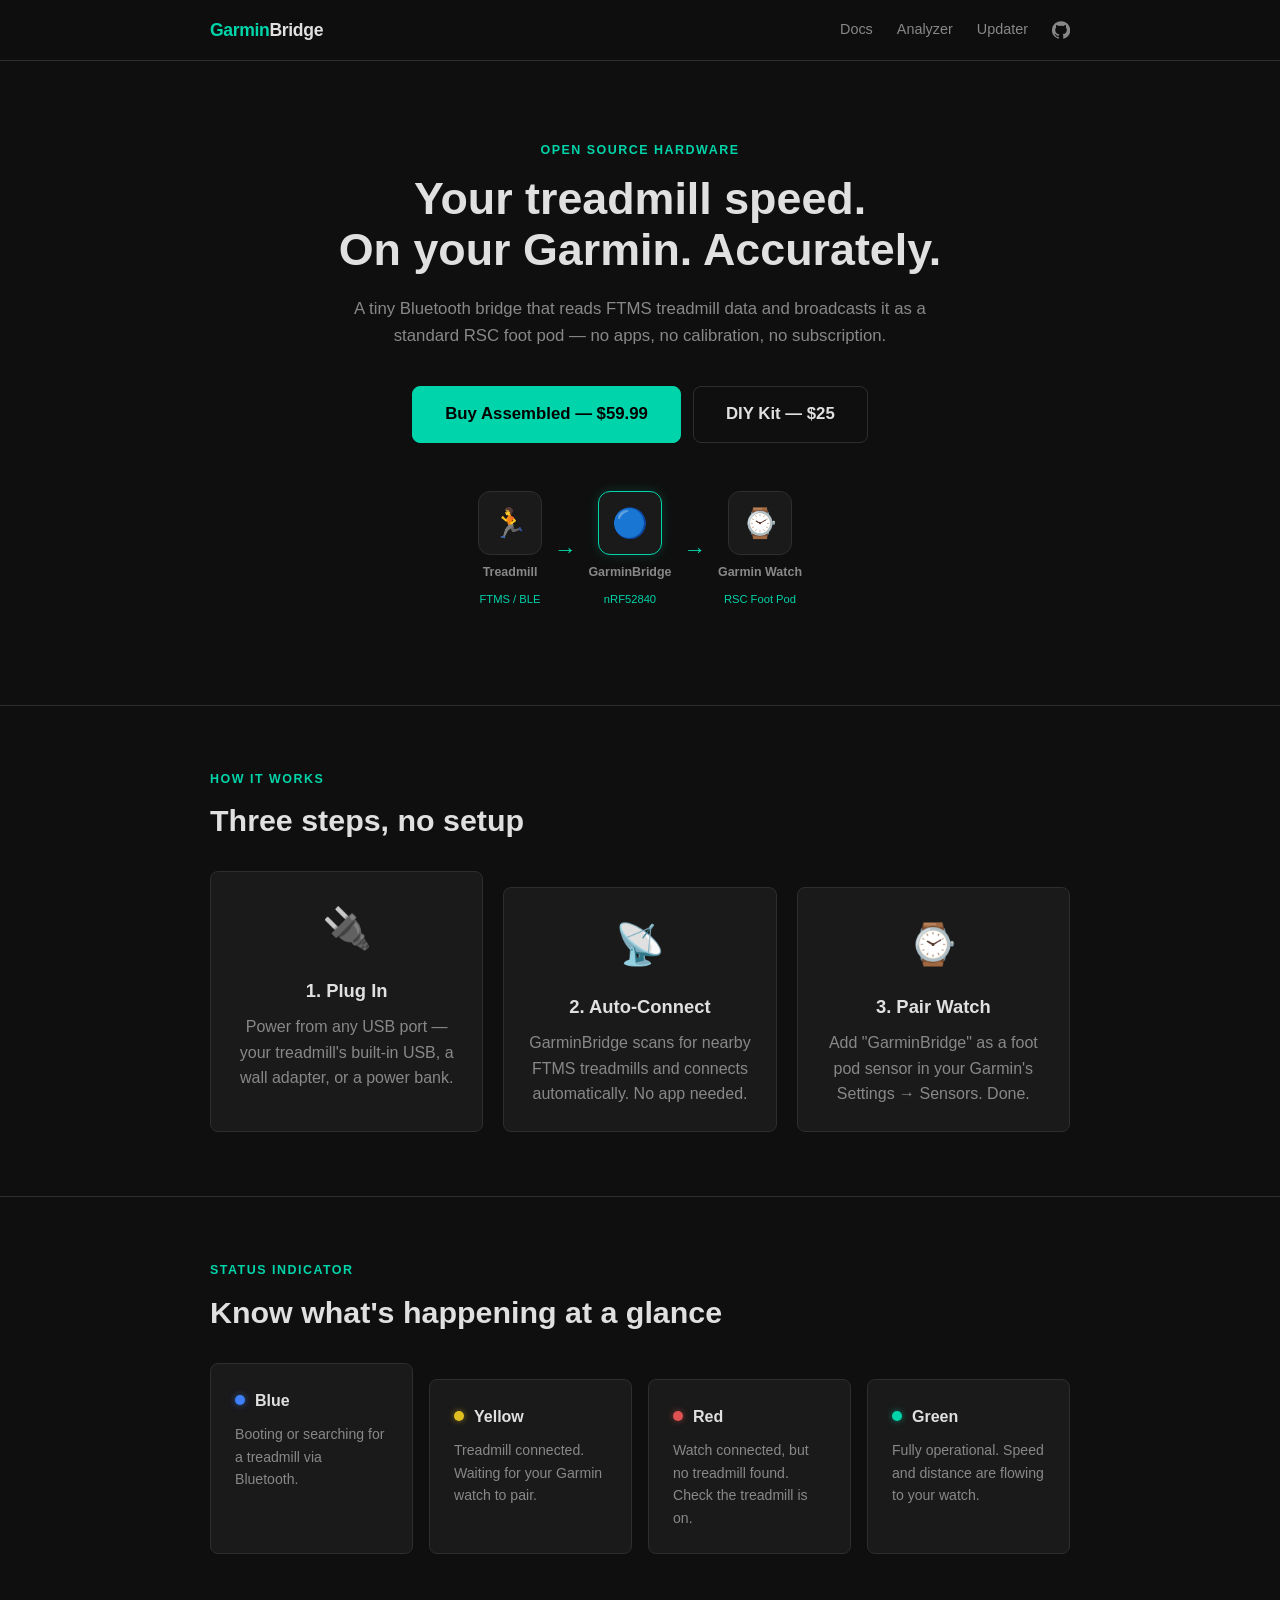
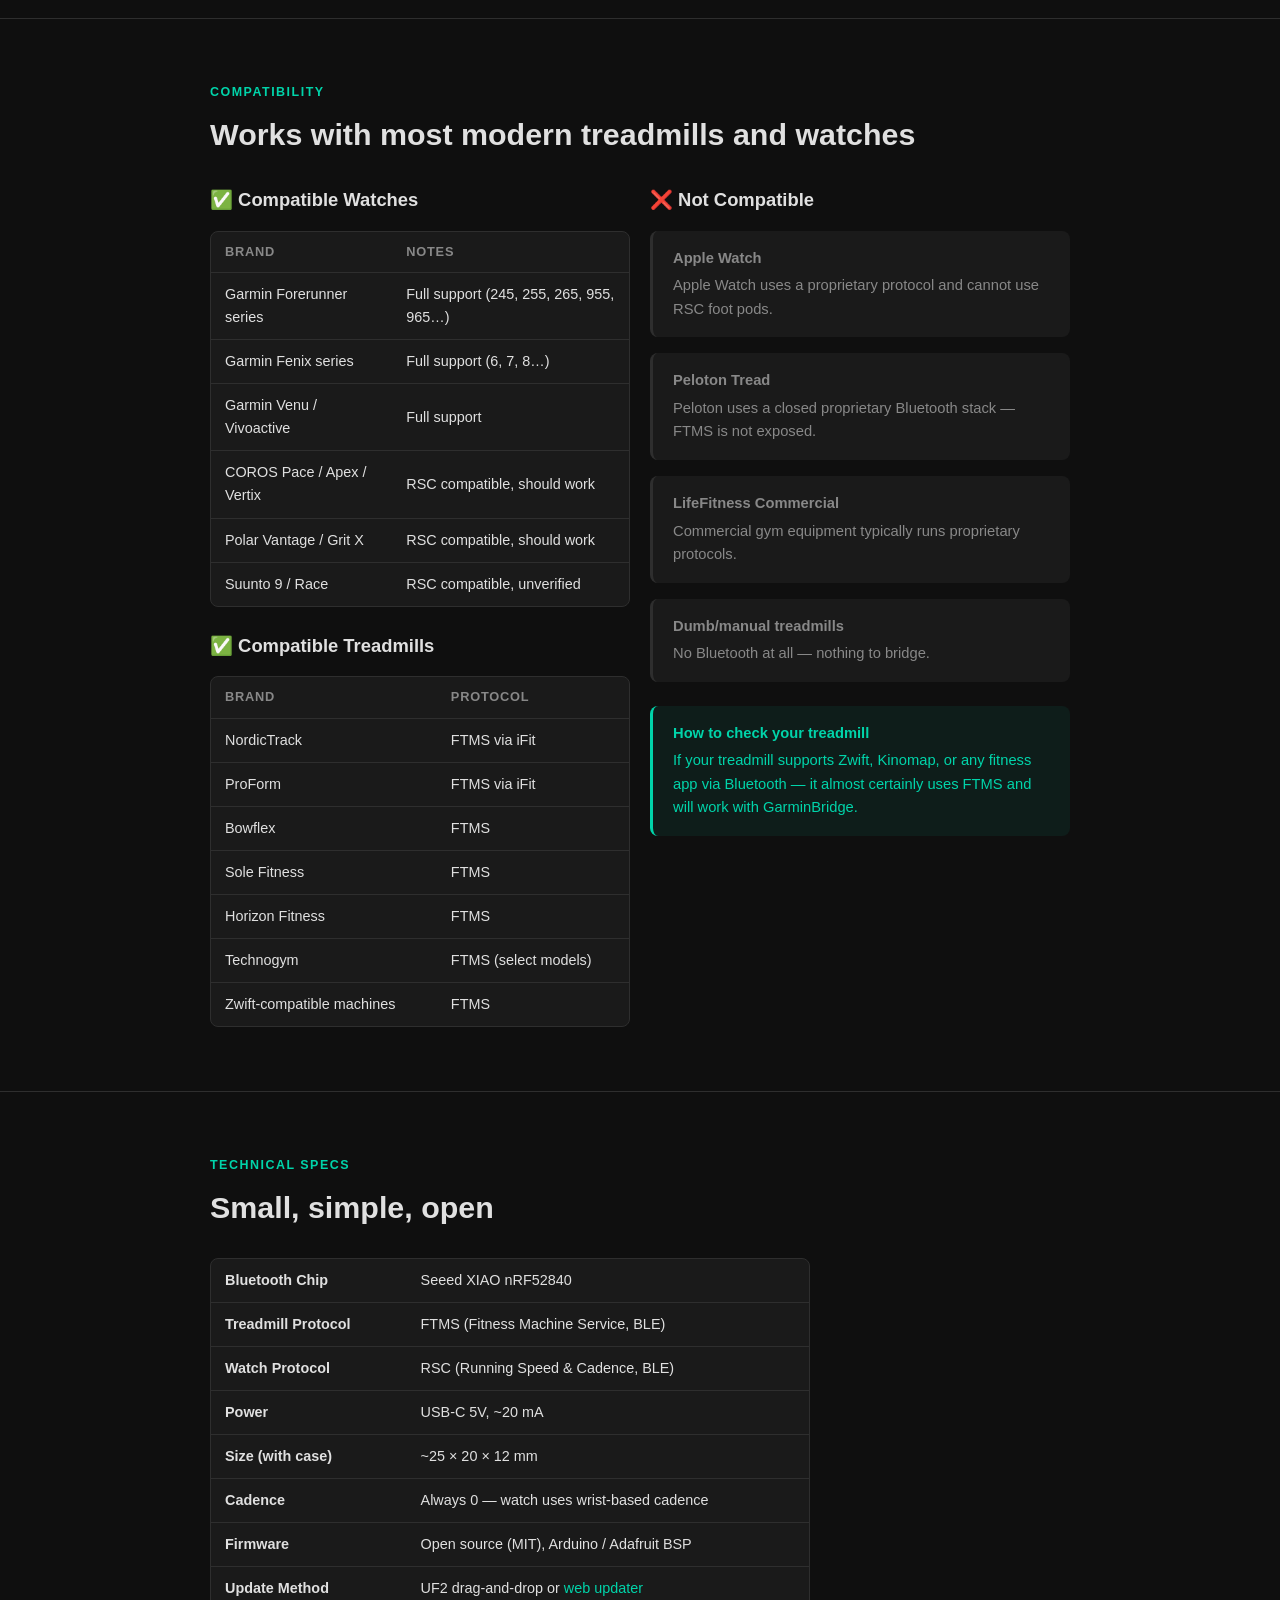
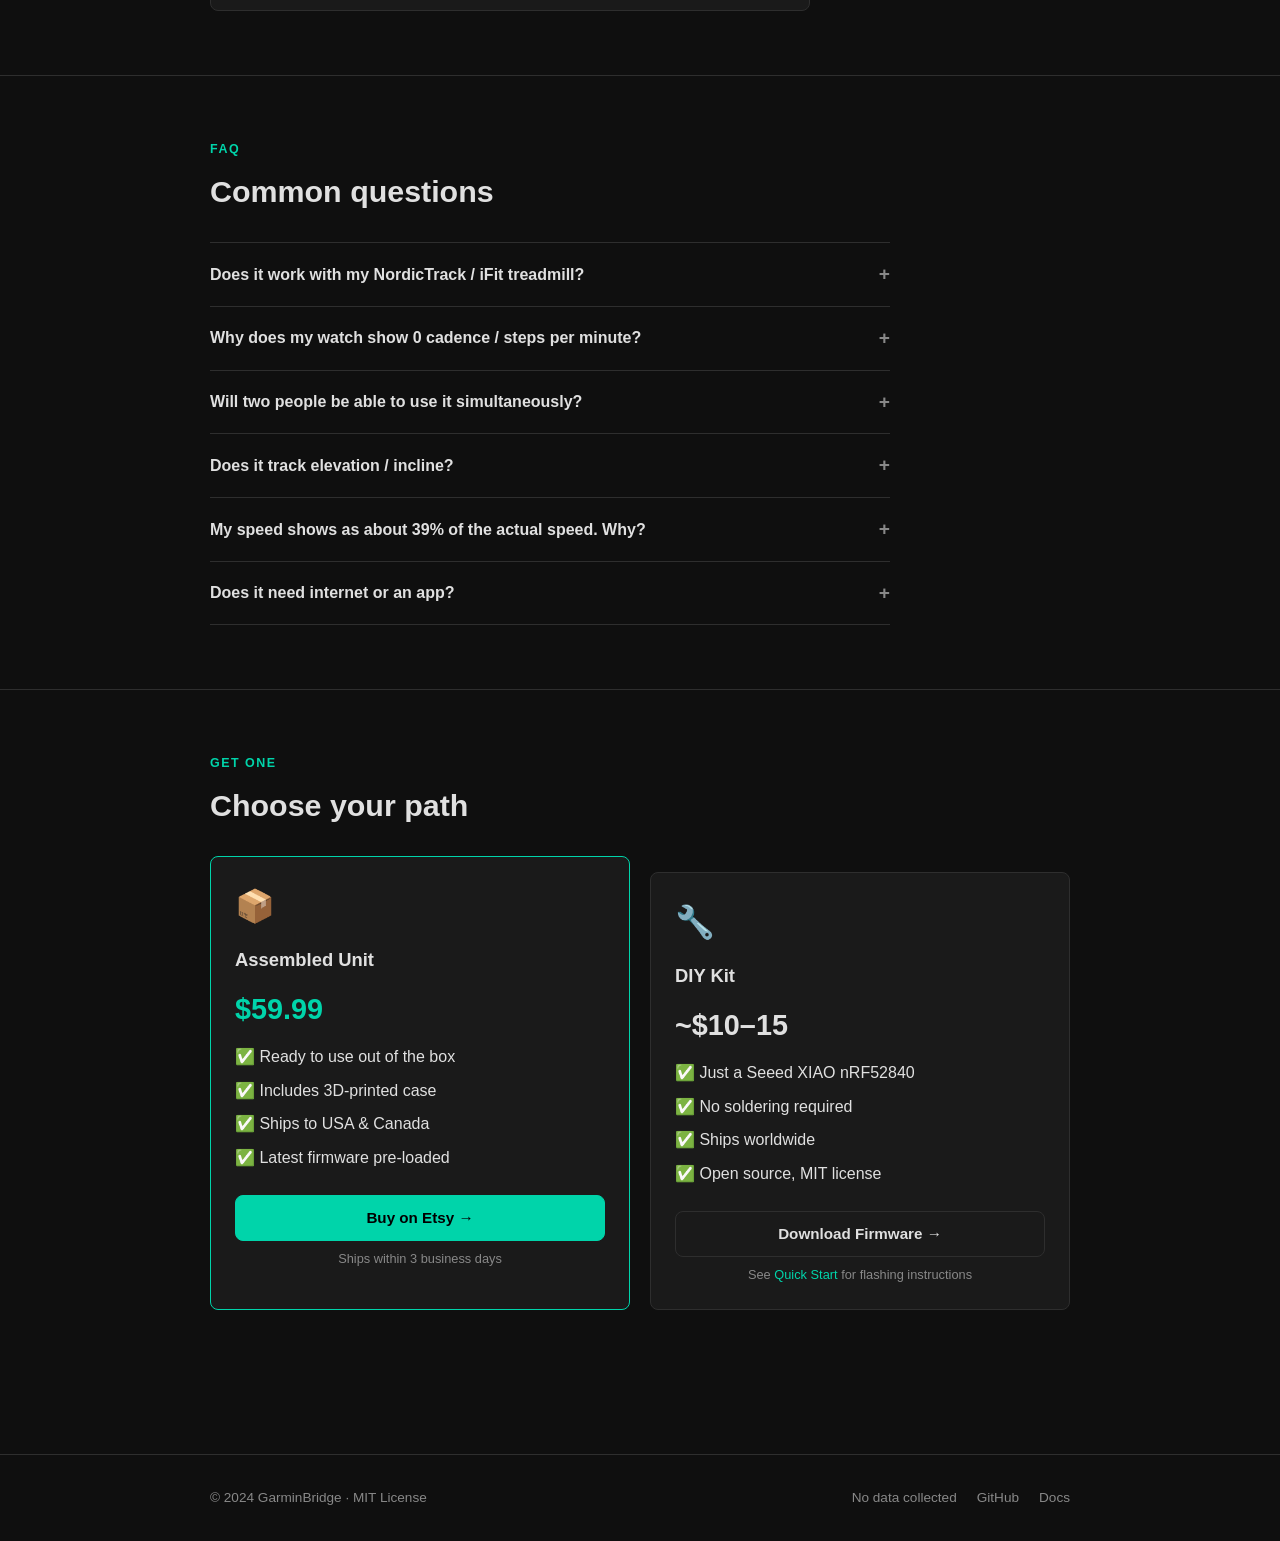
<file: web/index.html>
<!DOCTYPE html>
<html lang="en">
<head>
  <meta charset="UTF-8">
  <meta name="viewport" content="width=device-width, initial-scale=1.0">
  <title>GarminBridge — Treadmill Speed on Your Garmin Watch</title>
  <meta name="description" content="A tiny Bluetooth bridge that reads FTMS treadmill data and broadcasts it as a standard RSC foot pod to your Garmin watch. No apps, no calibration.">
  <link rel="stylesheet" href="style.css">
</head>
<body>

<!-- ===================== HEADER ===================== -->
<header class="site-header">
  <div class="container">
    <a href="index.html" class="site-logo">Garmin<span>Bridge</span></a>
    <nav class="site-nav">
      <a href="docs.html">Docs</a>
      <a href="analyzer.html">Analyzer</a>
      <a href="updater.html">Updater</a>
      <a href="https://github.com/boge12/Garmin_bridge" target="_blank" rel="noopener" class="nav-icon" title="GitHub">
        <svg viewBox="0 0 24 24" xmlns="http://www.w3.org/2000/svg"><path d="M12 .3a12 12 0 0 0-3.79 23.4c.6.1.82-.26.82-.57v-2.16c-3.34.73-4.04-1.41-4.04-1.41-.55-1.39-1.34-1.76-1.34-1.76-1.09-.74.08-.73.08-.73 1.2.08 1.84 1.24 1.84 1.24 1.07 1.83 2.81 1.3 3.5 1 .1-.78.42-1.3.76-1.6-2.67-.3-5.47-1.33-5.47-5.93 0-1.31.47-2.38 1.24-3.22-.13-.3-.54-1.52.11-3.18 0 0 1-.32 3.3 1.23a11.5 11.5 0 0 1 6 0c2.29-1.55 3.3-1.23 3.3-1.23.66 1.66.24 2.88.12 3.18.77.84 1.24 1.91 1.24 3.22 0 4.61-2.8 5.62-5.48 5.92.43.37.81 1.1.81 2.22v3.29c0 .32.21.68.82.57A12 12 0 0 0 12 .3z"/></svg>
      </a>
    </nav>
  </div>
</header>

<!-- ===================== HERO ===================== -->
<section class="section" style="padding-top: 80px; padding-bottom: 64px;">
  <div class="container text-center">
    <div class="section__label">Open Source Hardware</div>
    <h1 style="max-width: 680px; margin: 0 auto 20px;">Your treadmill speed.<br>On your Garmin. Accurately.</h1>
    <p class="section__sub" style="margin: 0 auto 36px;">A tiny Bluetooth bridge that reads FTMS treadmill data and broadcasts it as a standard RSC foot pod — no apps, no calibration, no subscription.</p>

    <div style="display:flex; gap:12px; justify-content:center; flex-wrap:wrap; margin-bottom:48px;">
      <a href="#buy" class="btn btn-primary btn-lg">Buy Assembled — $59.99</a>
      <a href="https://github.com/boge12/Garmin_bridge/releases" target="_blank" rel="noopener" class="btn btn-secondary btn-lg">DIY Kit — $25</a>
    </div>

    <!-- Bridge diagram -->
    <div class="bridge-diagram">
      <div class="bridge-diagram__node">
        <div class="bridge-diagram__icon">🏃</div>
        <div class="bridge-diagram__label">Treadmill</div>
        <div class="bridge-diagram__proto">FTMS / BLE</div>
      </div>
      <div class="bridge-diagram__arrow">→</div>
      <div class="bridge-diagram__node">
        <div class="bridge-diagram__icon" style="border-color: var(--accent); box-shadow: 0 0 12px #00d4aa33;">🔵</div>
        <div class="bridge-diagram__label">GarminBridge</div>
        <div class="bridge-diagram__proto">nRF52840</div>
      </div>
      <div class="bridge-diagram__arrow">→</div>
      <div class="bridge-diagram__node">
        <div class="bridge-diagram__icon">⌚</div>
        <div class="bridge-diagram__label">Garmin Watch</div>
        <div class="bridge-diagram__proto">RSC Foot Pod</div>
      </div>
    </div>
  </div>
</section>

<!-- ===================== HOW IT WORKS ===================== -->
<section class="section">
  <div class="container">
    <div class="section__label">How It Works</div>
    <h2 class="section__title">Three steps, no setup</h2>
    <div class="grid-3" style="margin-top: 32px;">
      <div class="card text-center">
        <div style="font-size: 2.5rem; margin-bottom: 16px;">🔌</div>
        <h3 style="margin-bottom: 8px;">1. Plug In</h3>
        <p class="text-muted">Power from any USB port — your treadmill's built-in USB, a wall adapter, or a power bank.</p>
      </div>
      <div class="card text-center">
        <div style="font-size: 2.5rem; margin-bottom: 16px;">📡</div>
        <h3 style="margin-bottom: 8px;">2. Auto-Connect</h3>
        <p class="text-muted">GarminBridge scans for nearby FTMS treadmills and connects automatically. No app needed.</p>
      </div>
      <div class="card text-center">
        <div style="font-size: 2.5rem; margin-bottom: 16px;">⌚</div>
        <h3 style="margin-bottom: 8px;">3. Pair Watch</h3>
        <p class="text-muted">Add "GarminBridge" as a foot pod sensor in your Garmin's Settings → Sensors. Done.</p>
      </div>
    </div>
  </div>
</section>

<!-- ===================== LED STATES ===================== -->
<section class="section">
  <div class="container">
    <div class="section__label">Status Indicator</div>
    <h2 class="section__title">Know what's happening at a glance</h2>
    <div class="grid-4 grid-2--keep" style="margin-top: 32px;">
      <div class="card">
        <div style="display:flex; align-items:center; gap:10px; margin-bottom:10px;">
          <span class="status-dot led-blue"></span>
          <strong>Blue</strong>
        </div>
        <p class="text-muted" style="font-size:0.88rem;">Booting or searching for a treadmill via Bluetooth.</p>
      </div>
      <div class="card">
        <div style="display:flex; align-items:center; gap:10px; margin-bottom:10px;">
          <span class="status-dot led-yellow"></span>
          <strong>Yellow</strong>
        </div>
        <p class="text-muted" style="font-size:0.88rem;">Treadmill connected. Waiting for your Garmin watch to pair.</p>
      </div>
      <div class="card">
        <div style="display:flex; align-items:center; gap:10px; margin-bottom:10px;">
          <span class="status-dot led-red"></span>
          <strong>Red</strong>
        </div>
        <p class="text-muted" style="font-size:0.88rem;">Watch connected, but no treadmill found. Check the treadmill is on.</p>
      </div>
      <div class="card">
        <div style="display:flex; align-items:center; gap:10px; margin-bottom:10px;">
          <span class="status-dot led-green"></span>
          <strong>Green</strong>
        </div>
        <p class="text-muted" style="font-size:0.88rem;">Fully operational. Speed and distance are flowing to your watch.</p>
      </div>
    </div>
  </div>
</section>

<!-- ===================== COMPATIBILITY ===================== -->
<section class="section">
  <div class="container">
    <div class="section__label">Compatibility</div>
    <h2 class="section__title">Works with most modern treadmills and watches</h2>
    <div class="grid-2" style="margin-top: 32px;">
      <div>
        <h3 style="margin-bottom: 16px;">✅ Compatible Watches</h3>
        <div class="table-wrap">
          <table>
            <thead><tr><th>Brand</th><th>Notes</th></tr></thead>
            <tbody>
              <tr><td>Garmin Forerunner series</td><td>Full support (245, 255, 265, 955, 965…)</td></tr>
              <tr><td>Garmin Fenix series</td><td>Full support (6, 7, 8…)</td></tr>
              <tr><td>Garmin Venu / Vivoactive</td><td>Full support</td></tr>
              <tr><td>COROS Pace / Apex / Vertix</td><td>RSC compatible, should work</td></tr>
              <tr><td>Polar Vantage / Grit X</td><td>RSC compatible, should work</td></tr>
              <tr><td>Suunto 9 / Race</td><td>RSC compatible, unverified</td></tr>
            </tbody>
          </table>
        </div>

        <h3 style="margin-top: 24px; margin-bottom: 16px;">✅ Compatible Treadmills</h3>
        <div class="table-wrap">
          <table>
            <thead><tr><th>Brand</th><th>Protocol</th></tr></thead>
            <tbody>
              <tr><td>NordicTrack</td><td>FTMS via iFit</td></tr>
              <tr><td>ProForm</td><td>FTMS via iFit</td></tr>
              <tr><td>Bowflex</td><td>FTMS</td></tr>
              <tr><td>Sole Fitness</td><td>FTMS</td></tr>
              <tr><td>Horizon Fitness</td><td>FTMS</td></tr>
              <tr><td>Technogym</td><td>FTMS (select models)</td></tr>
              <tr><td>Zwift-compatible machines</td><td>FTMS</td></tr>
            </tbody>
          </table>
        </div>
      </div>

      <div>
        <h3 style="margin-bottom: 16px;">❌ Not Compatible</h3>
        <div class="callout callout-gray" style="margin-bottom: 16px;">
          <strong>Apple Watch</strong>
          Apple Watch uses a proprietary protocol and cannot use RSC foot pods.
        </div>
        <div class="callout callout-gray" style="margin-bottom: 16px;">
          <strong>Peloton Tread</strong>
          Peloton uses a closed proprietary Bluetooth stack — FTMS is not exposed.
        </div>
        <div class="callout callout-gray" style="margin-bottom: 16px;">
          <strong>LifeFitness Commercial</strong>
          Commercial gym equipment typically runs proprietary protocols.
        </div>
        <div class="callout callout-gray">
          <strong>Dumb/manual treadmills</strong>
          No Bluetooth at all — nothing to bridge.
        </div>

        <div class="callout callout-info" style="margin-top: 24px;">
          <strong>How to check your treadmill</strong>
          If your treadmill supports Zwift, Kinomap, or any fitness app via Bluetooth — it almost certainly uses FTMS and will work with GarminBridge.
        </div>
      </div>
    </div>
  </div>
</section>

<!-- ===================== SPECS ===================== -->
<section class="section">
  <div class="container">
    <div class="section__label">Technical Specs</div>
    <h2 class="section__title mb-32">Small, simple, open</h2>
    <div class="table-wrap" style="max-width: 600px;">
      <table>
        <tbody>
          <tr><td><strong>Bluetooth Chip</strong></td><td>Seeed XIAO nRF52840</td></tr>
          <tr><td><strong>Treadmill Protocol</strong></td><td>FTMS (Fitness Machine Service, BLE)</td></tr>
          <tr><td><strong>Watch Protocol</strong></td><td>RSC (Running Speed &amp; Cadence, BLE)</td></tr>
          <tr><td><strong>Power</strong></td><td>USB-C 5V, ~20 mA</td></tr>
          <tr><td><strong>Size (with case)</strong></td><td>~25 × 20 × 12 mm</td></tr>
          <tr><td><strong>Cadence</strong></td><td>Always 0 — watch uses wrist-based cadence</td></tr>
          <tr><td><strong>Firmware</strong></td><td>Open source (MIT), Arduino / Adafruit BSP</td></tr>
          <tr><td><strong>Update Method</strong></td><td>UF2 drag-and-drop or <a href="updater.html">web updater</a></td></tr>
        </tbody>
      </table>
    </div>
  </div>
</section>

<!-- ===================== FAQ ===================== -->
<section class="section">
  <div class="container">
    <div class="section__label">FAQ</div>
    <h2 class="section__title mb-32">Common questions</h2>
    <div style="max-width: 680px;">

      <details>
        <summary>Does it work with my NordicTrack / iFit treadmill?</summary>
        <div class="details-body">
          Yes — NordicTrack and ProForm treadmills broadcast FTMS via Bluetooth. However, only one device can be the FTMS central at a time. If your iFit app is already connected to the treadmill, disconnect it first, then GarminBridge will auto-connect within seconds.
        </div>
      </details>

      <details>
        <summary>Why does my watch show 0 cadence / steps per minute?</summary>
        <div class="details-body">
          This is by design. GarminBridge has no accelerometer, so it cannot count steps. Cadence is set to 0 in the RSC packet, which tells your Garmin to measure cadence itself using its built-in wrist or foot sensors. Your watch's cadence reading will be accurate from its own sensors.
        </div>
      </details>

      <details>
        <summary>Will two people be able to use it simultaneously?</summary>
        <div class="details-body">
          Not with a single unit. Each GarminBridge bridges exactly one treadmill to one watch. For two runners on separate treadmills, each would need their own unit.
        </div>
      </details>

      <details>
        <summary>Does it track elevation / incline?</summary>
        <div class="details-body">
          GarminBridge reads inclination from the treadmill (if the treadmill provides it via FTMS), but the RSC foot pod protocol has no inclination field, so it cannot forward that data to your watch. Your Garmin's built-in barometric altimeter will track elevation gain as you run. Inclination data is visible in the <a href="analyzer.html">web analyzer</a>.
        </div>
      </details>

      <details>
        <summary>My speed shows as about 39% of the actual speed. Why?</summary>
        <div class="details-body">
          This is a known bug in firmware versions before v1.1.0. The RSC speed unit is 1/256 m/s, and the old firmware used 1/100 m/s — causing a 2.56× underreading. Update your firmware via the <a href="updater.html">updater page</a> to fix this.
        </div>
      </details>

      <details>
        <summary>Does it need internet or an app?</summary>
        <div class="details-body">
          No internet connection, no app, no account. GarminBridge is a pure Bluetooth bridge. It works entirely offline and keeps no data — there is nothing to sync or subscribe to.
        </div>
      </details>

    </div>
  </div>
</section>

<!-- ===================== BUY / DIY ===================== -->
<section class="section" id="buy">
  <div class="container">
    <div class="section__label">Get One</div>
    <h2 class="section__title mb-32">Choose your path</h2>
    <div class="grid-2">

      <div class="card" style="border-color: var(--accent);">
        <div style="font-size: 2rem; margin-bottom: 12px;">📦</div>
        <h3 style="margin-bottom: 4px;">Assembled Unit</h3>
        <div style="font-size: 1.8rem; font-weight: 700; color: var(--accent); margin: 12px 0;">$59.99</div>
        <ul style="list-style: none; margin-bottom: 24px; display: flex; flex-direction: column; gap: 8px;">
          <li>✅ Ready to use out of the box</li>
          <li>✅ Includes 3D-printed case</li>
          <li>✅ Ships to USA &amp; Canada</li>
          <li>✅ Latest firmware pre-loaded</li>
        </ul>
        <a href="#" class="btn btn-primary" style="width:100%; justify-content:center;">Buy on Etsy →</a>
        <p class="text-muted mt-8" style="font-size:0.8rem; text-align:center;">Ships within 3 business days</p>
      </div>

      <div class="card">
        <div style="font-size: 2rem; margin-bottom: 12px;">🔧</div>
        <h3 style="margin-bottom: 4px;">DIY Kit</h3>
        <div style="font-size: 1.8rem; font-weight: 700; margin: 12px 0;">~$10–15</div>
        <ul style="list-style: none; margin-bottom: 24px; display: flex; flex-direction: column; gap: 8px;">
          <li>✅ Just a Seeed XIAO nRF52840</li>
          <li>✅ No soldering required</li>
          <li>✅ Ships worldwide</li>
          <li>✅ Open source, MIT license</li>
        </ul>
        <a href="https://github.com/boge12/Garmin_bridge/releases" target="_blank" rel="noopener" class="btn btn-secondary" style="width:100%; justify-content:center;">Download Firmware →</a>
        <p class="text-muted mt-8" style="font-size:0.8rem; text-align:center;">See <a href="docs.html#quick-start">Quick Start</a> for flashing instructions</p>
      </div>

    </div>
  </div>
</section>

<!-- ===================== FOOTER ===================== -->
<footer class="site-footer">
  <div class="container">
    <div>© 2024 GarminBridge · <a href="https://github.com/boge12/Garmin_bridge/blob/main/LICENSE" target="_blank" rel="noopener">MIT License</a></div>
    <div style="display:flex; gap:20px; align-items:center;">
      <span>No data collected</span>
      <a href="https://github.com/boge12/Garmin_bridge" target="_blank" rel="noopener">GitHub</a>
      <a href="docs.html">Docs</a>
    </div>
  </div>
</footer>

</body>
</html>
</file>
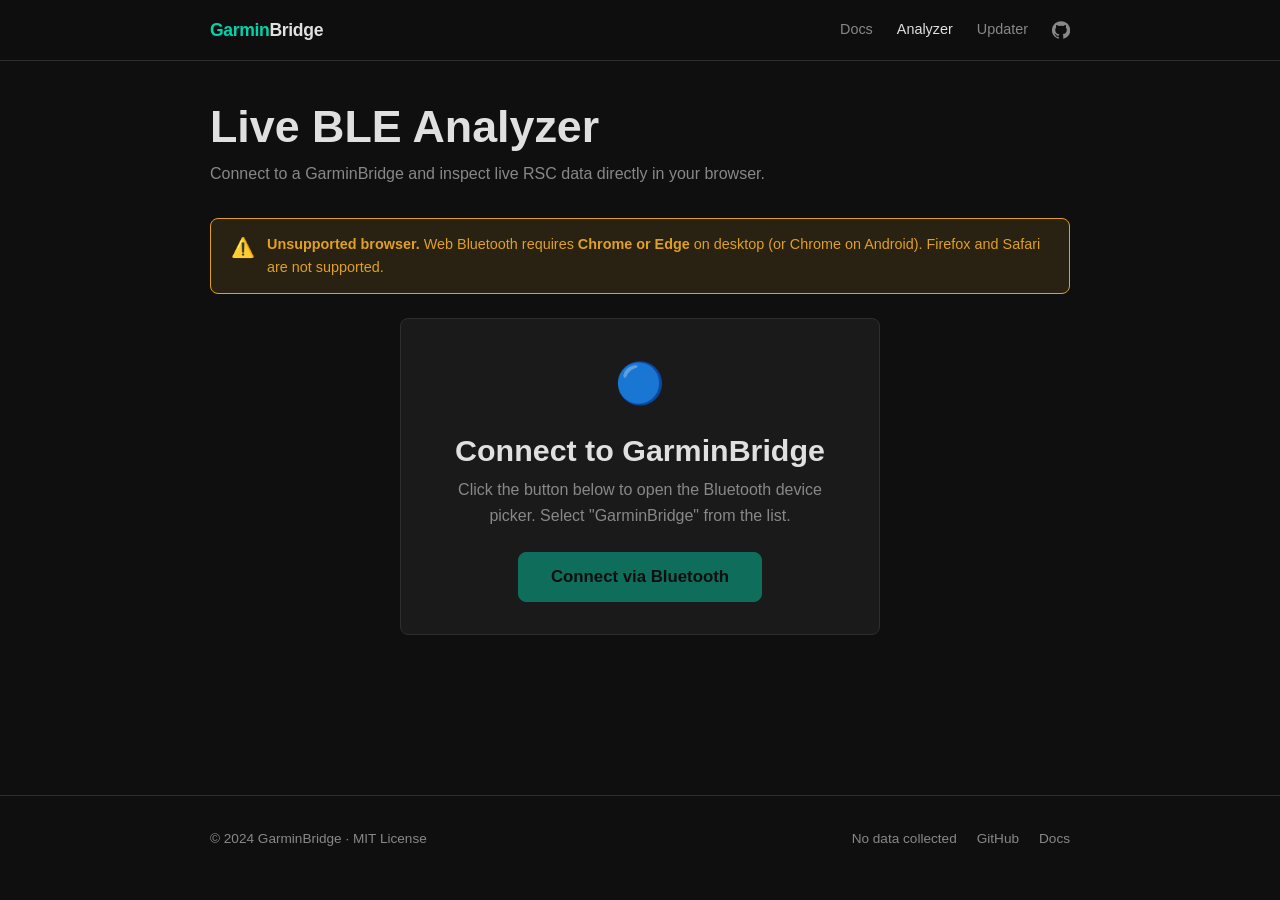
<file: web/analyzer.html>
<!DOCTYPE html>
<html lang="en">
<head>
  <meta charset="UTF-8">
  <meta name="viewport" content="width=device-width, initial-scale=1.0">
  <title>Analyzer — GarminBridge</title>
  <meta name="description" content="Live BLE dashboard for GarminBridge. Connect via Web Bluetooth to see speed, distance, and cadence in real time.">
  <link rel="stylesheet" href="style.css">
  <style>
    .connect-panel {
      background: var(--surface);
      border: 1px solid var(--border);
      border-radius: var(--radius);
      padding: 32px;
      text-align: center;
      max-width: 480px;
      margin: 0 auto;
    }
    .connect-panel h2 { margin-bottom: 8px; }
    .connect-panel p  { color: var(--muted); margin-bottom: 24px; }
    .device-info {
      background: var(--surface2);
      border-radius: 6px;
      padding: 10px 16px;
      font-size: 0.85rem;
      color: var(--muted);
      margin-top: 16px;
      text-align: left;
    }
    #dashboard { display: none; margin-top: 32px; }
    #sparkline-canvas {
      width: 100%;
      height: 120px;
      display: block;
      background: var(--surface);
      border: 1px solid var(--border);
      border-radius: var(--radius);
      margin-top: 16px;
    }
    .unit-toggle {
      font-size: 0.78rem;
      color: var(--accent);
      cursor: pointer;
      padding: 2px 6px;
      border: 1px solid var(--accent-dim);
      border-radius: 4px;
      background: rgba(0,212,170,0.07);
      margin-top: 4px;
      display: inline-block;
    }
    .session-timer {
      font-size: 0.8rem;
      color: var(--muted);
      font-variant-numeric: tabular-nums;
    }
    .hex-row {
      font-family: var(--mono);
      font-size: 0.8rem;
      color: #aaa;
      padding: 8px 0;
      border-bottom: 1px solid var(--border);
      display: grid;
      grid-template-columns: 60px 1fr;
      gap: 12px;
    }
    .hex-row:last-child { border-bottom: none; }
    .hex-bytes { color: var(--accent); }
    .hex-decoded { color: var(--muted); font-size: 0.75rem; margin-top: 3px; }
    .sparkline-label {
      display: flex;
      justify-content: space-between;
      font-size: 0.78rem;
      color: var(--muted);
      margin-bottom: 4px;
    }
  </style>
</head>
<body>

<!-- ===================== HEADER ===================== -->
<header class="site-header">
  <div class="container">
    <a href="index.html" class="site-logo">Garmin<span>Bridge</span></a>
    <nav class="site-nav">
      <a href="docs.html">Docs</a>
      <a href="analyzer.html" class="active">Analyzer</a>
      <a href="updater.html">Updater</a>
      <a href="https://github.com/boge12/Garmin_bridge" target="_blank" rel="noopener" class="nav-icon" title="GitHub">
        <svg viewBox="0 0 24 24" xmlns="http://www.w3.org/2000/svg"><path d="M12 .3a12 12 0 0 0-3.79 23.4c.6.1.82-.26.82-.57v-2.16c-3.34.73-4.04-1.41-4.04-1.41-.55-1.39-1.34-1.76-1.34-1.76-1.09-.74.08-.73.08-.73 1.2.08 1.84 1.24 1.84 1.24 1.07 1.83 2.81 1.3 3.5 1 .1-.78.42-1.3.76-1.6-2.67-.3-5.47-1.33-5.47-5.93 0-1.31.47-2.38 1.24-3.22-.13-.3-.54-1.52.11-3.18 0 0 1-.32 3.3 1.23a11.5 11.5 0 0 1 6 0c2.29-1.55 3.3-1.23 3.3-1.23.66 1.66.24 2.88.12 3.18.77.84 1.24 1.91 1.24 3.22 0 4.61-2.8 5.62-5.48 5.92.43.37.81 1.1.81 2.22v3.29c0 .32.21.68.82.57A12 12 0 0 0 12 .3z"/></svg>
      </a>
    </nav>
  </div>
</header>

<main>
<div class="container" style="padding-top: 40px; padding-bottom: 80px;">

  <h1 style="margin-bottom: 8px;">Live BLE Analyzer</h1>
  <p class="text-muted" style="margin-bottom: 32px;">Connect to a GarminBridge and inspect live RSC data directly in your browser.</p>

  <!-- Browser support warning -->
  <div class="browser-banner" id="browser-banner">
    <span style="font-size:1.2rem;">⚠️</span>
    <div>
      <strong>Unsupported browser.</strong>
      Web Bluetooth requires <strong>Chrome or Edge</strong> on desktop (or Chrome on Android). Firefox and Safari are not supported.
    </div>
  </div>

  <!-- Connection panel -->
  <div class="connect-panel" id="connect-panel">
    <div style="font-size:2.5rem; margin-bottom:16px;">🔵</div>
    <h2>Connect to GarminBridge</h2>
    <p>Click the button below to open the Bluetooth device picker. Select "GarminBridge" from the list.</p>
    <button class="btn btn-primary btn-lg" id="connect-btn" onclick="connectBLE()">Connect via Bluetooth</button>
    <button class="btn btn-danger btn-sm hidden" id="disconnect-btn" onclick="disconnectBLE()" style="margin-top:12px;">Disconnect</button>
    <div class="device-info hidden" id="device-info">
      <span class="badge badge-green" style="margin-bottom:8px; display:inline-flex;" id="conn-status">● Connected</span><br>
      Device: <strong id="device-name">—</strong>
    </div>
  </div>

  <!-- Live dashboard (hidden until connected) -->
  <div id="dashboard">
    <div style="display:flex; justify-content:space-between; align-items:center; margin-bottom:16px;">
      <h2>Live Data</h2>
      <span class="session-timer" id="session-timer">Session: 00:00</span>
    </div>

    <div class="grid-2 grid-2--keep">
      <!-- Speed tile -->
      <div class="metric-tile">
        <div class="metric-tile__label">Speed</div>
        <div class="metric-tile__value" id="speed-val">0.0</div>
        <div class="metric-tile__unit">
          <span id="speed-unit-label">km/h</span>
          <span class="unit-toggle" onclick="toggleSpeedUnit()" id="speed-unit-toggle">switch to mph</span>
        </div>
      </div>

      <!-- Distance tile -->
      <div class="metric-tile">
        <div class="metric-tile__label">Distance</div>
        <div class="metric-tile__value" id="dist-val">0.00</div>
        <div class="metric-tile__unit">
          <span id="dist-unit-label">km</span>
          <span class="unit-toggle" onclick="toggleDistUnit()" id="dist-unit-toggle">switch to miles</span>
        </div>
      </div>

      <!-- Cadence tile -->
      <div class="metric-tile">
        <div class="metric-tile__label">Cadence</div>
        <div class="metric-tile__value" id="cadence-val">0</div>
        <div class="metric-tile__unit">spm</div>
        <div class="metric-tile__note">Always 0 — your watch measures cadence itself</div>
      </div>

      <!-- Inclination tile -->
      <div class="metric-tile">
        <div class="metric-tile__label">Inclination</div>
        <div class="metric-tile__value" id="incl-val">—</div>
        <div class="metric-tile__unit">% grade</div>
        <div class="metric-tile__note">RSC has no inclination field; shown if available from FTMS</div>
      </div>
    </div>

    <!-- Sparkline -->
    <div class="mt-24">
      <div class="sparkline-label">
        <span>Speed over last 60 seconds</span>
        <span id="sparkline-range">0 – 0 km/h</span>
      </div>
      <canvas id="sparkline-canvas"></canvas>
    </div>

    <!-- Raw Packet Inspector -->
    <details class="mt-24" id="packet-inspector">
      <summary style="padding: 14px 0;">Raw RSC Packet Inspector</summary>
      <div class="details-body">
        <p>Last 5 RSC Measurement notifications (0x2A53), newest first.</p>
        <div id="packet-list" style="margin-top: 12px;"></div>
        <p class="text-muted mt-16" style="font-size:0.8rem;">
          Byte layout: [0] flags | [1-2] speed (1/256 m/s, LE) | [3] cadence | [4-7] distance (1/10 m, LE)
        </p>
      </div>
    </details>

  </div><!-- /dashboard -->

</div>
</main>

<!-- ===================== FOOTER ===================== -->
<footer class="site-footer">
  <div class="container">
    <div>© 2024 GarminBridge · <a href="https://github.com/boge12/Garmin_bridge/blob/main/LICENSE" target="_blank" rel="noopener">MIT License</a></div>
    <div style="display:flex; gap:20px; align-items:center;">
      <span>No data collected</span>
      <a href="https://github.com/boge12/Garmin_bridge" target="_blank" rel="noopener">GitHub</a>
      <a href="docs.html">Docs</a>
    </div>
  </div>
</footer>

<script>
// ================================================================
// State
// ================================================================
let bleDevice = null;
let bleChar   = null;
let sessionStartMs = null;
let sessionTimerInterval = null;

// Ring buffer: 120 samples (60 s at 2 Hz)
const SPARKLINE_LEN = 120;
const sparkData = new Array(SPARKLINE_LEN).fill(null);
let sparkHead = 0;

const rawPackets = [];   // last 5 raw DataView packets

// Unit preferences (km/h vs mph, km vs mi)
let speedUnitMph = localStorage.getItem('gb_speedMph') === '1';
let distUnitMi   = localStorage.getItem('gb_distMi')  === '1';

// Current values in SI units
let currentSpeedKph = 0;
let currentDistKm   = 0;

// ================================================================
// Browser support check
// ================================================================
(function checkBrowser() {
  if (typeof navigator.bluetooth === 'undefined') {
    document.getElementById('browser-banner').classList.add('visible');
    document.getElementById('connect-btn').disabled = true;
  }
  // Apply saved unit preferences
  updateUnitLabels();
})();

// ================================================================
// BLE connection
// ================================================================
async function connectBLE() {
  try {
    const btn = document.getElementById('connect-btn');
    btn.textContent = 'Connecting…';
    btn.disabled = true;

    bleDevice = await navigator.bluetooth.requestDevice({
      filters: [{ name: 'GarminBridge' }],
      optionalServices: ['running_speed_and_cadence']
    });

    bleDevice.addEventListener('gattserverdisconnected', onBLEDisconnected);

    const server  = await bleDevice.gatt.connect();
    const service = await server.getPrimaryService(0x1814);
    bleChar        = await service.getCharacteristic(0x2A53);

    bleChar.addEventListener('characteristicvaluechanged', onRSCNotification);
    await bleChar.startNotifications();

    onConnected(bleDevice.name || 'GarminBridge');
  } catch (err) {
    console.error('BLE connect error:', err);
    resetConnectUI();
    if (err.name !== 'NotFoundError' && err.name !== 'AbortError') {
      alert('Connection failed: ' + err.message);
    }
  }
}

function onConnected(name) {
  document.getElementById('connect-btn').classList.add('hidden');
  document.getElementById('disconnect-btn').classList.remove('hidden');
  document.getElementById('device-info').classList.remove('hidden');
  document.getElementById('device-name').textContent = name;
  document.getElementById('dashboard').style.display = 'block';
  startSessionTimer();
}

async function disconnectBLE() {
  if (bleDevice && bleDevice.gatt.connected) {
    await bleDevice.gatt.disconnect();
  }
}

function onBLEDisconnected() {
  bleChar = null;
  resetConnectUI();
  stopSessionTimer();
  document.getElementById('dashboard').style.display = 'none';
}

function resetConnectUI() {
  const btn = document.getElementById('connect-btn');
  btn.textContent = 'Connect via Bluetooth';
  btn.disabled = (typeof navigator.bluetooth === 'undefined');
  btn.classList.remove('hidden');
  document.getElementById('disconnect-btn').classList.add('hidden');
  document.getElementById('device-info').classList.add('hidden');
}

// ================================================================
// RSC packet parser
// ================================================================
function onRSCNotification(event) {
  const dv    = event.target.value;   // DataView
  const flags = dv.getUint8(0);

  // Speed: uint16, little-endian, unit = 1/256 m/s
  const speedRaw = dv.getUint16(1, true);
  const speedMps = speedRaw / 256;
  currentSpeedKph = speedMps * 3.6;

  // Cadence: uint8 at byte 3
  const cadence = dv.getUint8(3);

  // Optional fields
  let offset = 4;
  if (flags & 0x01) offset += 2;   // stride length (not used in our firmware)

  // Total distance: uint32, little-endian, unit = 1/10 m
  let distMeters = 0;
  if ((flags & 0x02) && offset + 4 <= dv.byteLength) {
    const distRaw = dv.getUint32(offset, true);
    distMeters = distRaw / 10;
  }
  currentDistKm = distMeters / 1000;

  // Start session timer on first non-zero speed
  if (currentSpeedKph > 0 && sessionStartMs === null) {
    sessionStartMs = Date.now();
    startSessionTimer();
  }

  updateMetricTiles(currentSpeedKph, cadence, currentDistKm);
  pushSparkline(currentSpeedKph);
  addRawPacket(dv);
  drawSparkline();
}

// ================================================================
// UI updates
// ================================================================
function updateMetricTiles(speedKph, cadence, distKm) {
  // Speed
  let displaySpeed, dp;
  if (speedUnitMph) {
    displaySpeed = speedKph * 0.621371;
    dp = 1;
  } else {
    displaySpeed = speedKph;
    dp = 1;
  }
  document.getElementById('speed-val').textContent = displaySpeed.toFixed(dp);

  // Distance
  let displayDist;
  if (distUnitMi) {
    displayDist = distKm * 0.621371;
  } else {
    displayDist = distKm;
  }
  document.getElementById('dist-val').textContent = displayDist.toFixed(2);

  document.getElementById('cadence-val').textContent = cadence;
}

function updateUnitLabels() {
  document.getElementById('speed-unit-label').textContent   = speedUnitMph ? 'mph' : 'km/h';
  document.getElementById('speed-unit-toggle').textContent  = speedUnitMph ? 'switch to km/h' : 'switch to mph';
  document.getElementById('dist-unit-label').textContent    = distUnitMi  ? 'mi'  : 'km';
  document.getElementById('dist-unit-toggle').textContent   = distUnitMi  ? 'switch to km'   : 'switch to miles';
}

function toggleSpeedUnit() {
  speedUnitMph = !speedUnitMph;
  localStorage.setItem('gb_speedMph', speedUnitMph ? '1' : '0');
  updateUnitLabels();
  updateMetricTiles(currentSpeedKph, 0, currentDistKm);
  drawSparkline();
}

function toggleDistUnit() {
  distUnitMi = !distUnitMi;
  localStorage.setItem('gb_distMi', distUnitMi ? '1' : '0');
  updateUnitLabels();
  updateMetricTiles(currentSpeedKph, 0, currentDistKm);
}

// ================================================================
// Session timer
// ================================================================
function startSessionTimer() {
  if (sessionTimerInterval) return;
  sessionTimerInterval = setInterval(updateSessionTimer, 1000);
}
function stopSessionTimer() {
  clearInterval(sessionTimerInterval);
  sessionTimerInterval = null;
}
function updateSessionTimer() {
  if (sessionStartMs === null) return;
  const s = Math.floor((Date.now() - sessionStartMs) / 1000);
  const mm = String(Math.floor(s / 60)).padStart(2, '0');
  const ss = String(s % 60).padStart(2, '0');
  document.getElementById('session-timer').textContent = `Session: ${mm}:${ss}`;
}

// ================================================================
// Sparkline (ring buffer + canvas)
// ================================================================
function pushSparkline(speedKph) {
  const value = speedUnitMph ? speedKph * 0.621371 : speedKph;
  sparkData[sparkHead] = value;
  sparkHead = (sparkHead + 1) % SPARKLINE_LEN;
}

function drawSparkline() {
  const canvas = document.getElementById('sparkline-canvas');
  const ctx    = canvas.getContext('2d');
  const dpr    = window.devicePixelRatio || 1;
  const rect   = canvas.getBoundingClientRect();

  canvas.width  = rect.width  * dpr;
  canvas.height = rect.height * dpr;
  ctx.scale(dpr, dpr);

  const W = rect.width;
  const H = rect.height;

  // Gather data in order (oldest → newest)
  const points = [];
  for (let i = 0; i < SPARKLINE_LEN; i++) {
    const idx = (sparkHead + i) % SPARKLINE_LEN;
    if (sparkData[idx] !== null) points.push(sparkData[idx]);
  }

  if (points.length < 2) return;

  const maxVal = Math.max(...points) * 1.1 || 1;
  const minVal = 0;

  // Update range label
  const unit = speedUnitMph ? 'mph' : 'km/h';
  document.getElementById('sparkline-range').textContent =
    `0 – ${(Math.max(...points)).toFixed(1)} ${unit}`;

  // Background
  ctx.clearRect(0, 0, W, H);

  // Grid line at 0
  ctx.strokeStyle = 'rgba(255,255,255,0.05)';
  ctx.lineWidth = 1;
  ctx.beginPath();
  ctx.moveTo(0, H - 1);
  ctx.lineTo(W, H - 1);
  ctx.stroke();

  // Gradient fill
  const grad = ctx.createLinearGradient(0, 0, 0, H);
  grad.addColorStop(0, 'rgba(0,212,170,0.3)');
  grad.addColorStop(1, 'rgba(0,212,170,0)');

  const xStep = W / (points.length - 1);
  const yFor  = v => H - ((v - minVal) / (maxVal - minVal)) * H * 0.9 - H * 0.05;

  ctx.beginPath();
  ctx.moveTo(0, yFor(points[0]));
  for (let i = 1; i < points.length; i++) {
    ctx.lineTo(i * xStep, yFor(points[i]));
  }
  // Close path for fill
  const fillPath = new Path2D(ctx._currentPath);
  ctx.lineTo((points.length - 1) * xStep, H);
  ctx.lineTo(0, H);
  ctx.closePath();
  ctx.fillStyle = grad;
  ctx.fill();

  // Line
  ctx.beginPath();
  ctx.moveTo(0, yFor(points[0]));
  for (let i = 1; i < points.length; i++) {
    ctx.lineTo(i * xStep, yFor(points[i]));
  }
  ctx.strokeStyle = '#00d4aa';
  ctx.lineWidth = 2;
  ctx.lineJoin = 'round';
  ctx.stroke();
}

// ================================================================
// Raw packet inspector
// ================================================================
function addRawPacket(dv) {
  // Store a copy (DataView is a view, not a copy)
  const bytes = new Uint8Array(dv.buffer.slice(dv.byteOffset, dv.byteOffset + dv.byteLength));
  rawPackets.unshift(bytes);
  if (rawPackets.length > 5) rawPackets.pop();
  renderPacketList();
}

function renderPacketList() {
  const list = document.getElementById('packet-list');
  list.innerHTML = '';

  rawPackets.forEach((bytes, idx) => {
    const hexStr = Array.from(bytes).map(b => b.toString(16).padStart(2, '0').toUpperCase()).join(' ');

    // Decode
    const flags     = bytes[0];
    const speedRaw  = bytes[1] | (bytes[2] << 8);
    const speedMps  = (speedRaw / 256).toFixed(3);
    const speedKph  = (speedRaw / 256 * 3.6).toFixed(2);
    const cadence   = bytes[3];
    let decoded = `flags=0x${flags.toString(16).padStart(2,'0')} | speed=${speedRaw} raw → ${speedMps} m/s (${speedKph} km/h) | cad=${cadence}`;

    if ((flags & 0x02) && bytes.length >= 8) {
      const distRaw = bytes[4] | (bytes[5] << 8) | (bytes[6] << 16) | (bytes[7] << 24);
      const distM   = (distRaw / 10).toFixed(1);
      decoded += ` | dist=${distRaw} raw → ${distM} m`;
    }

    const row = document.createElement('div');
    row.className = 'hex-row';
    row.innerHTML = `
      <div class="text-muted" style="font-size:0.72rem;">pkt ${rawPackets.length - idx}</div>
      <div>
        <div class="hex-bytes">${hexStr}</div>
        <div class="hex-decoded">${decoded}</div>
      </div>`;
    list.appendChild(row);
  });
}
</script>

</body>
</html>
</file>
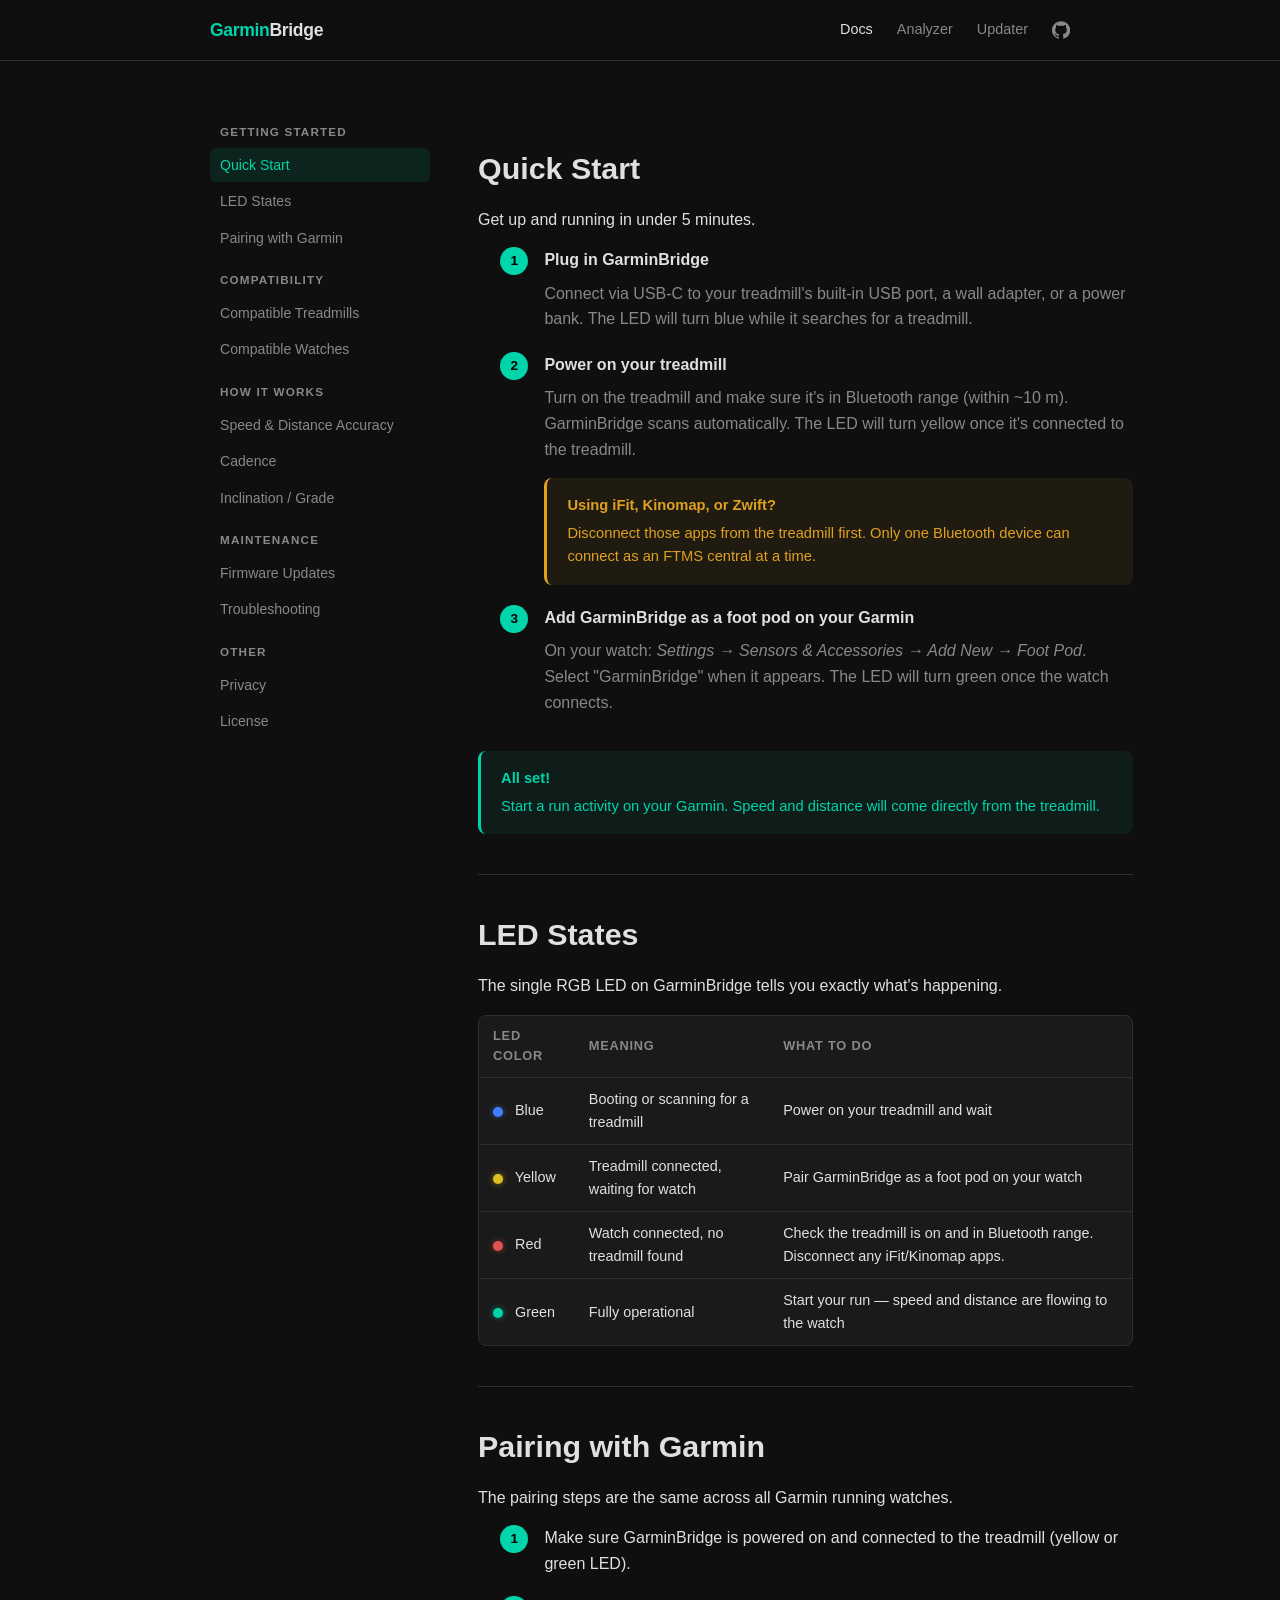
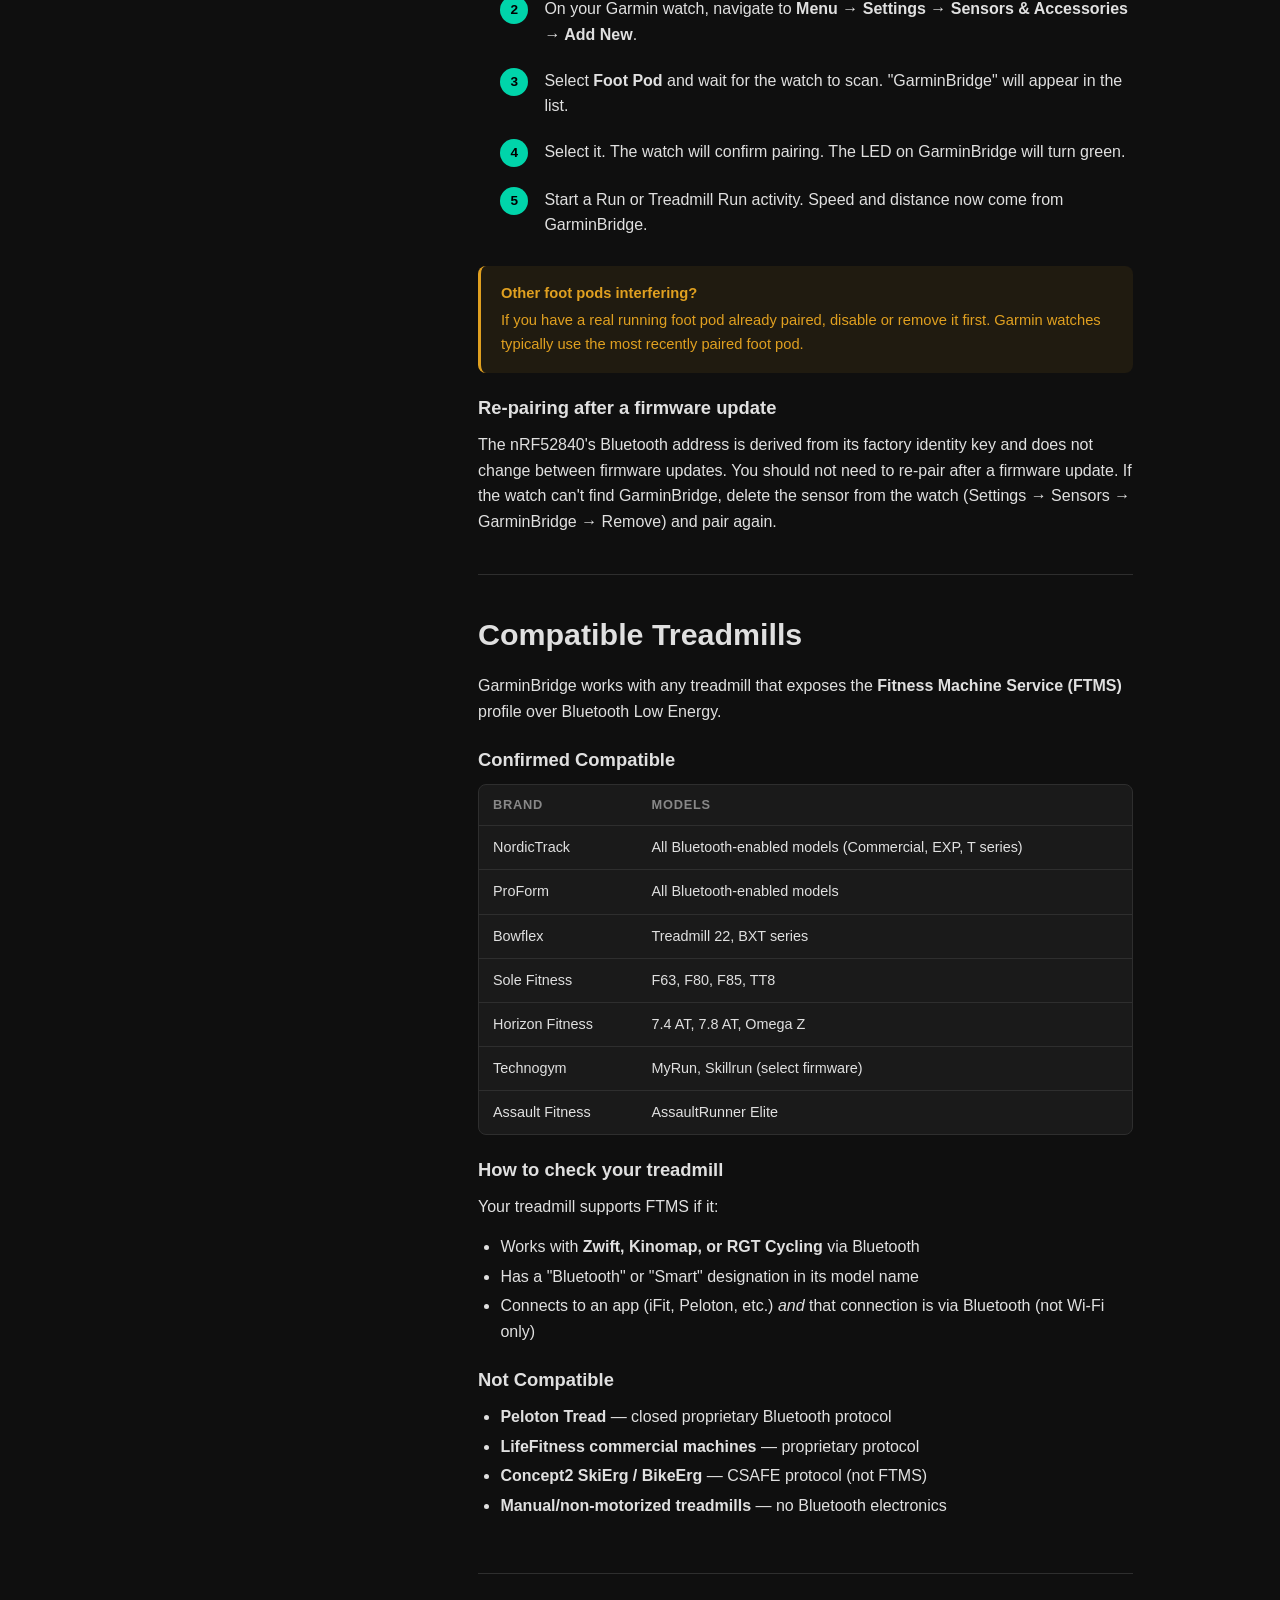
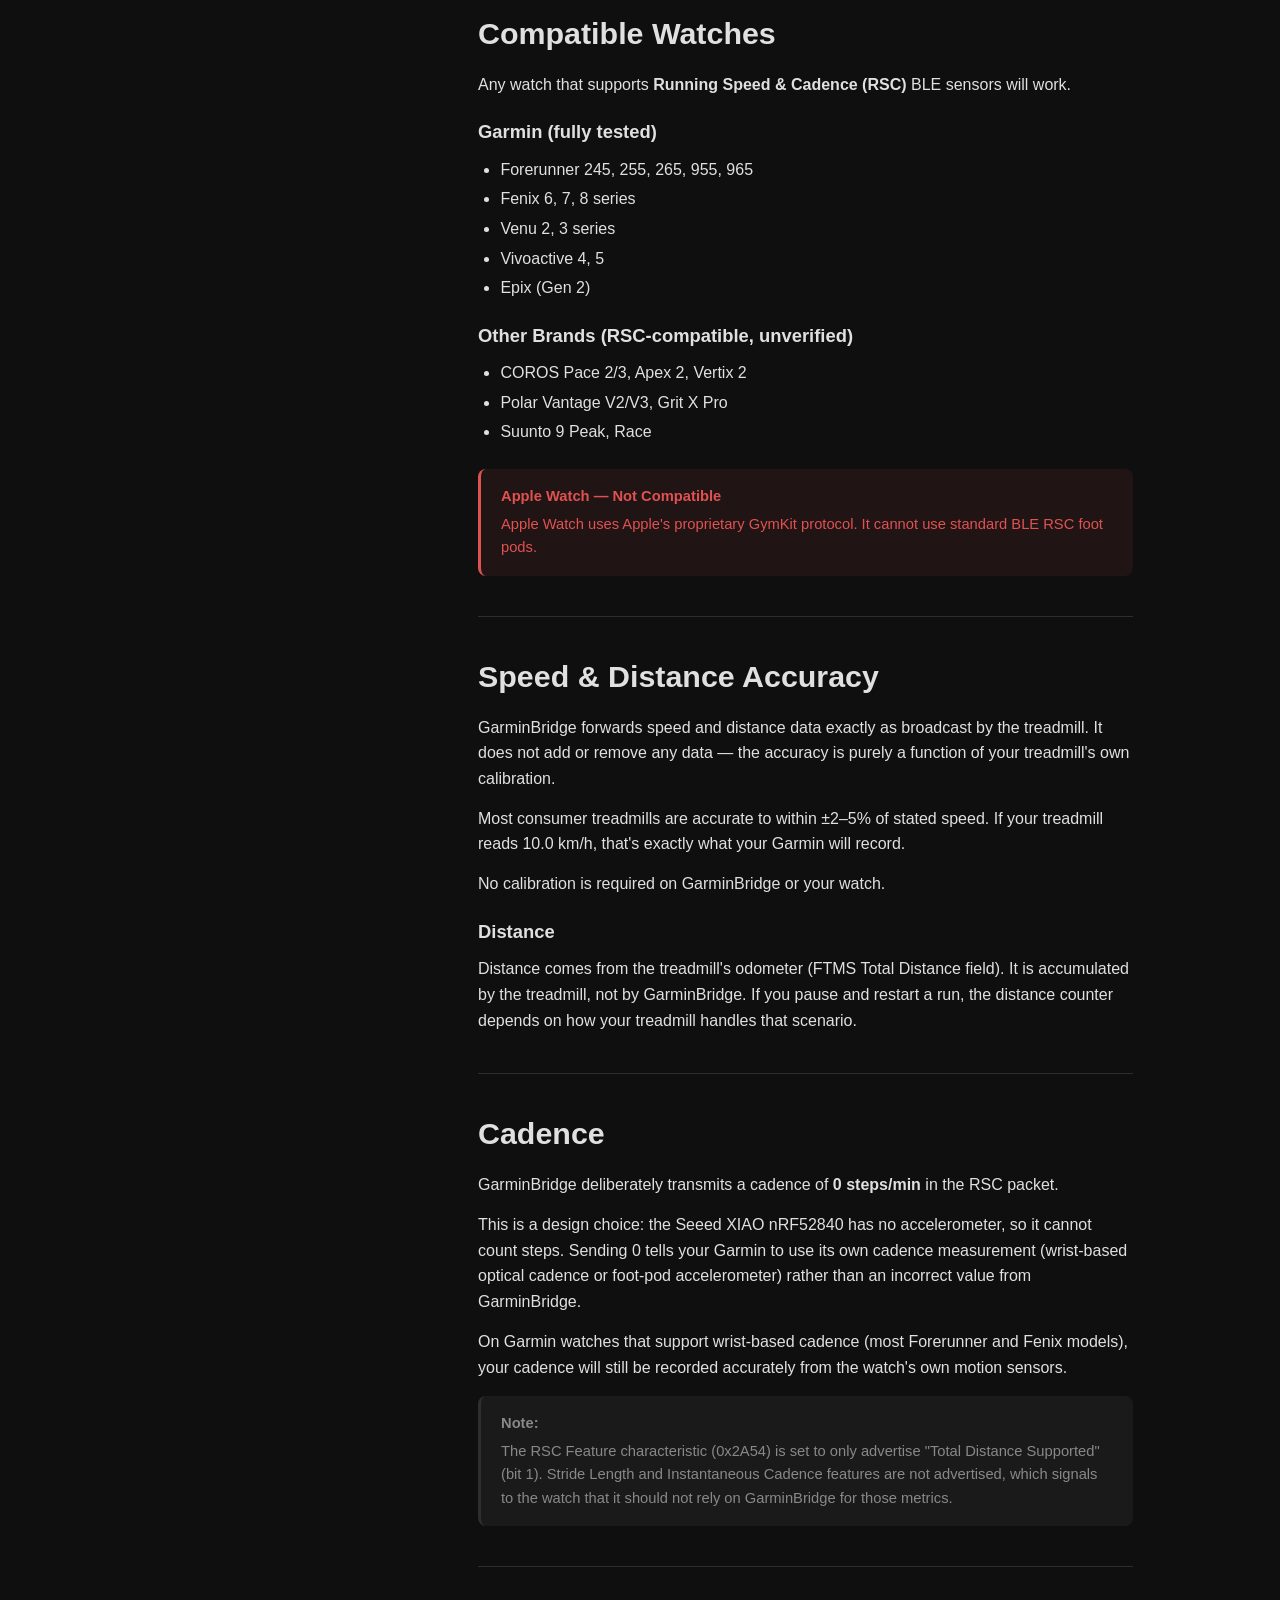
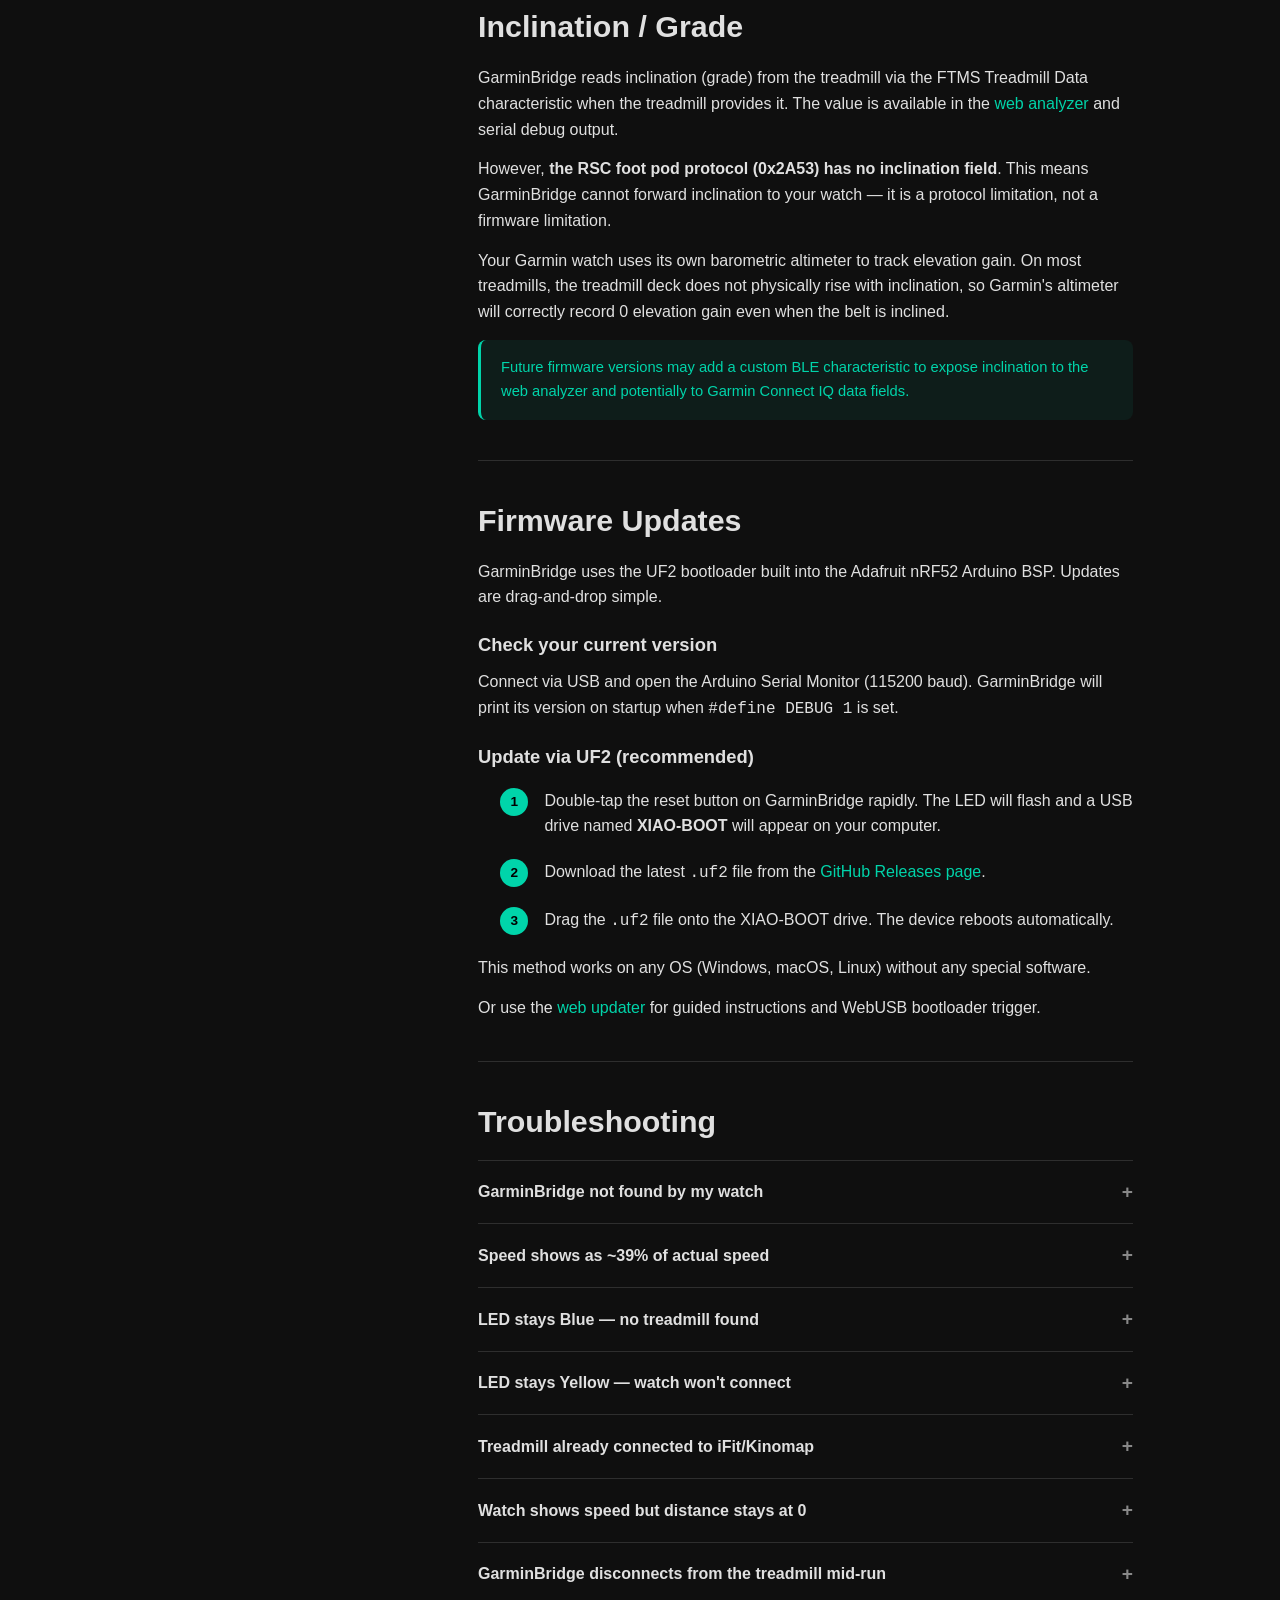
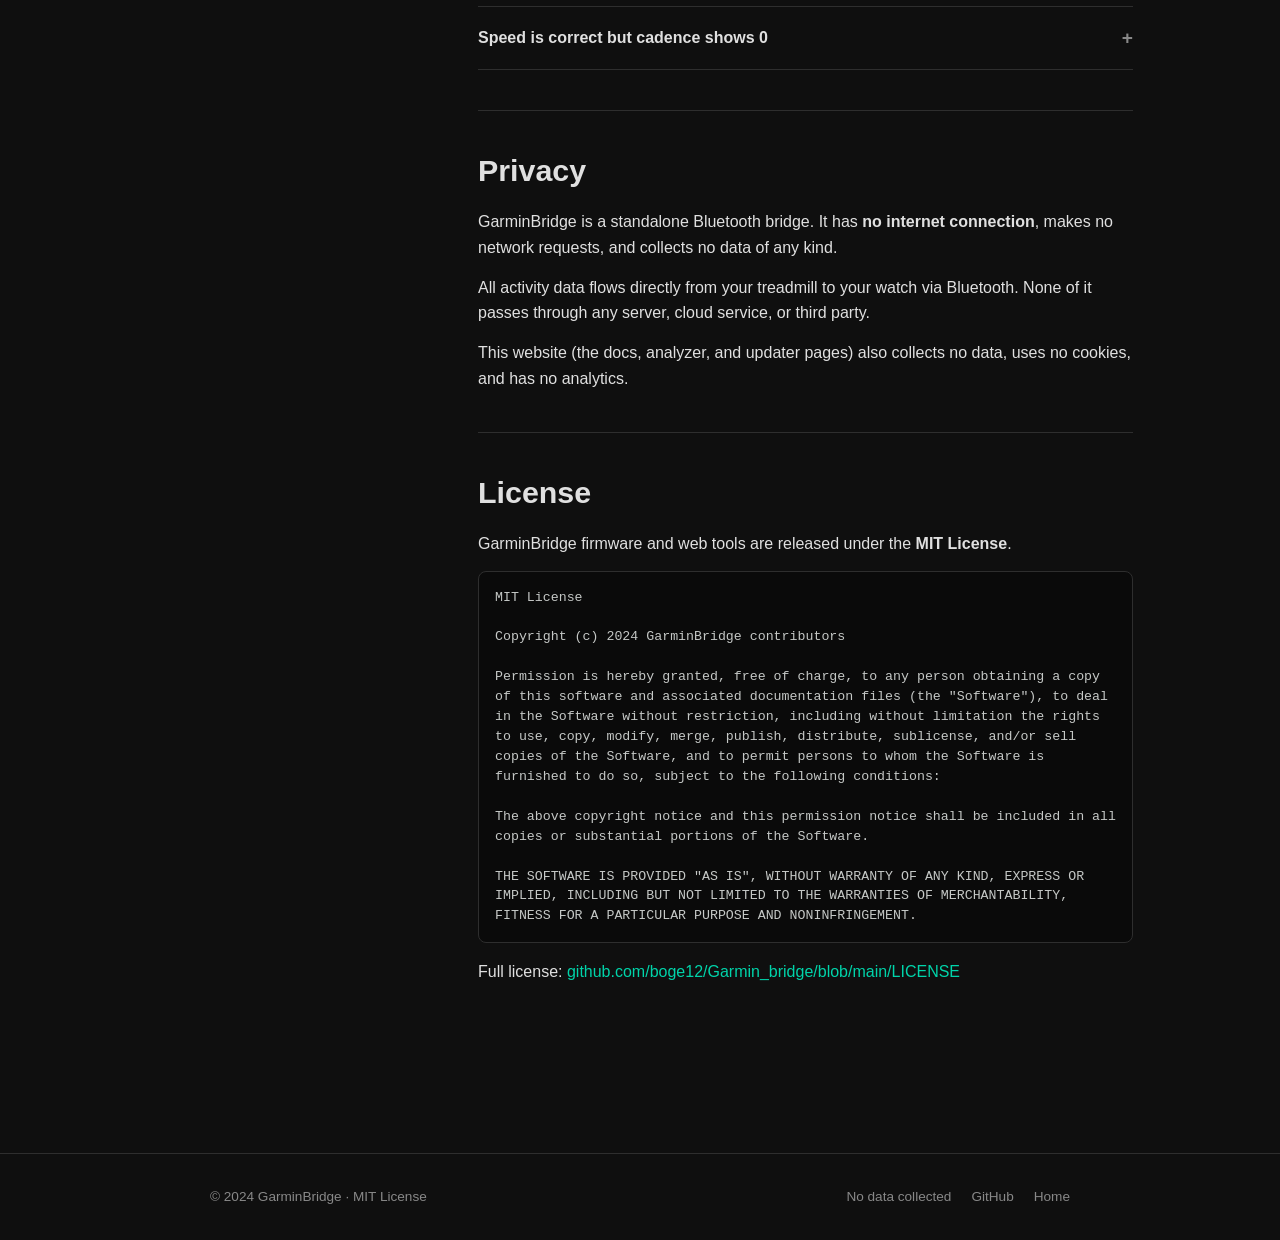
<file: web/docs.html>
<!DOCTYPE html>
<html lang="en">
<head>
  <meta charset="UTF-8">
  <meta name="viewport" content="width=device-width, initial-scale=1.0">
  <title>Docs — GarminBridge</title>
  <meta name="description" content="GarminBridge documentation: setup, LED states, compatibility, troubleshooting, and firmware updates.">
  <link rel="stylesheet" href="style.css">
</head>
<body>

<!-- ===================== HEADER ===================== -->
<header class="site-header">
  <div class="container">
    <a href="index.html" class="site-logo">Garmin<span>Bridge</span></a>
    <nav class="site-nav">
      <a href="docs.html" class="active">Docs</a>
      <a href="analyzer.html">Analyzer</a>
      <a href="updater.html">Updater</a>
      <a href="https://github.com/boge12/Garmin_bridge" target="_blank" rel="noopener" class="nav-icon" title="GitHub">
        <svg viewBox="0 0 24 24" xmlns="http://www.w3.org/2000/svg"><path d="M12 .3a12 12 0 0 0-3.79 23.4c.6.1.82-.26.82-.57v-2.16c-3.34.73-4.04-1.41-4.04-1.41-.55-1.39-1.34-1.76-1.34-1.76-1.09-.74.08-.73.08-.73 1.2.08 1.84 1.24 1.84 1.24 1.07 1.83 2.81 1.3 3.5 1 .1-.78.42-1.3.76-1.6-2.67-.3-5.47-1.33-5.47-5.93 0-1.31.47-2.38 1.24-3.22-.13-.3-.54-1.52.11-3.18 0 0 1-.32 3.3 1.23a11.5 11.5 0 0 1 6 0c2.29-1.55 3.3-1.23 3.3-1.23.66 1.66.24 2.88.12 3.18.77.84 1.24 1.91 1.24 3.22 0 4.61-2.8 5.62-5.48 5.92.43.37.81 1.1.81 2.22v3.29c0 .32.21.68.82.57A12 12 0 0 0 12 .3z"/></svg>
      </a>
    </nav>
  </div>
</header>

<!-- ===================== DOCS LAYOUT ===================== -->
<div class="container">
  <div class="docs-layout">

    <!-- Sidebar -->
    <aside class="docs-sidebar">
      <nav>
        <div class="nav-group-label">Getting Started</div>
        <a href="#quick-start">Quick Start</a>
        <a href="#led-states">LED States</a>
        <a href="#pairing-garmin">Pairing with Garmin</a>

        <div class="nav-group-label">Compatibility</div>
        <a href="#treadmills">Compatible Treadmills</a>
        <a href="#watches">Compatible Watches</a>

        <div class="nav-group-label">How It Works</div>
        <a href="#accuracy">Speed &amp; Distance Accuracy</a>
        <a href="#cadence">Cadence</a>
        <a href="#inclination">Inclination / Grade</a>

        <div class="nav-group-label">Maintenance</div>
        <a href="#firmware-updates">Firmware Updates</a>
        <a href="#troubleshooting">Troubleshooting</a>

        <div class="nav-group-label">Other</div>
        <a href="#privacy">Privacy</a>
        <a href="#license">License</a>
      </nav>
    </aside>

    <!-- Content -->
    <main class="docs-content">

      <section id="quick-start">
        <h2>Quick Start</h2>
        <p>Get up and running in under 5 minutes.</p>
        <ol class="step-list">
          <li>
            <div>
              <strong>Plug in GarminBridge</strong>
              <p class="text-muted mt-8">Connect via USB-C to your treadmill's built-in USB port, a wall adapter, or a power bank. The LED will turn blue while it searches for a treadmill.</p>
            </div>
          </li>
          <li>
            <div>
              <strong>Power on your treadmill</strong>
              <p class="text-muted mt-8">Turn on the treadmill and make sure it's in Bluetooth range (within ~10 m). GarminBridge scans automatically. The LED will turn yellow once it's connected to the treadmill.</p>
              <div class="callout callout-warn mt-16">
                <strong>Using iFit, Kinomap, or Zwift?</strong>
                Disconnect those apps from the treadmill first. Only one Bluetooth device can connect as an FTMS central at a time.
              </div>
            </div>
          </li>
          <li>
            <div>
              <strong>Add GarminBridge as a foot pod on your Garmin</strong>
              <p class="text-muted mt-8">On your watch: <em>Settings → Sensors &amp; Accessories → Add New → Foot Pod</em>. Select "GarminBridge" when it appears. The LED will turn green once the watch connects.</p>
            </div>
          </li>
        </ol>

        <div class="callout callout-info mt-32">
          <strong>All set!</strong>
          Start a run activity on your Garmin. Speed and distance will come directly from the treadmill.
        </div>
      </section>

      <section id="led-states">
        <h2>LED States</h2>
        <p>The single RGB LED on GarminBridge tells you exactly what's happening.</p>
        <div class="table-wrap mt-16">
          <table>
            <thead>
              <tr><th>LED Color</th><th>Meaning</th><th>What to do</th></tr>
            </thead>
            <tbody>
              <tr>
                <td><span class="status-dot led-blue" style="vertical-align:middle; margin-right:8px;"></span> Blue</td>
                <td>Booting or scanning for a treadmill</td>
                <td>Power on your treadmill and wait</td>
              </tr>
              <tr>
                <td><span class="status-dot led-yellow" style="vertical-align:middle; margin-right:8px;"></span> Yellow</td>
                <td>Treadmill connected, waiting for watch</td>
                <td>Pair GarminBridge as a foot pod on your watch</td>
              </tr>
              <tr>
                <td><span class="status-dot led-red" style="vertical-align:middle; margin-right:8px;"></span> Red</td>
                <td>Watch connected, no treadmill found</td>
                <td>Check the treadmill is on and in Bluetooth range. Disconnect any iFit/Kinomap apps.</td>
              </tr>
              <tr>
                <td><span class="status-dot led-green" style="vertical-align:middle; margin-right:8px;"></span> Green</td>
                <td>Fully operational</td>
                <td>Start your run — speed and distance are flowing to the watch</td>
              </tr>
            </tbody>
          </table>
        </div>
      </section>

      <section id="pairing-garmin">
        <h2>Pairing with Garmin</h2>
        <p>The pairing steps are the same across all Garmin running watches.</p>
        <ol class="step-list">
          <li><div>Make sure GarminBridge is powered on and connected to the treadmill (yellow or green LED).</div></li>
          <li><div>On your Garmin watch, navigate to <strong>Menu → Settings → Sensors &amp; Accessories → Add New</strong>.</div></li>
          <li><div>Select <strong>Foot Pod</strong> and wait for the watch to scan. "GarminBridge" will appear in the list.</div></li>
          <li><div>Select it. The watch will confirm pairing. The LED on GarminBridge will turn green.</div></li>
          <li><div>Start a Run or Treadmill Run activity. Speed and distance now come from GarminBridge.</div></li>
        </ol>
        <div class="callout callout-warn mt-24">
          <strong>Other foot pods interfering?</strong>
          If you have a real running foot pod already paired, disable or remove it first. Garmin watches typically use the most recently paired foot pod.
        </div>
        <h3>Re-pairing after a firmware update</h3>
        <p>The nRF52840's Bluetooth address is derived from its factory identity key and does not change between firmware updates. You should not need to re-pair after a firmware update. If the watch can't find GarminBridge, delete the sensor from the watch (Settings → Sensors → GarminBridge → Remove) and pair again.</p>
      </section>

      <section id="treadmills">
        <h2>Compatible Treadmills</h2>
        <p>GarminBridge works with any treadmill that exposes the <strong>Fitness Machine Service (FTMS)</strong> profile over Bluetooth Low Energy.</p>

        <h3>Confirmed Compatible</h3>
        <div class="table-wrap mt-8">
          <table>
            <thead><tr><th>Brand</th><th>Models</th></tr></thead>
            <tbody>
              <tr><td>NordicTrack</td><td>All Bluetooth-enabled models (Commercial, EXP, T series)</td></tr>
              <tr><td>ProForm</td><td>All Bluetooth-enabled models</td></tr>
              <tr><td>Bowflex</td><td>Treadmill 22, BXT series</td></tr>
              <tr><td>Sole Fitness</td><td>F63, F80, F85, TT8</td></tr>
              <tr><td>Horizon Fitness</td><td>7.4 AT, 7.8 AT, Omega Z</td></tr>
              <tr><td>Technogym</td><td>MyRun, Skillrun (select firmware)</td></tr>
              <tr><td>Assault Fitness</td><td>AssaultRunner Elite</td></tr>
            </tbody>
          </table>
        </div>

        <h3 class="mt-24">How to check your treadmill</h3>
        <p>Your treadmill supports FTMS if it:</p>
        <ul>
          <li>Works with <strong>Zwift, Kinomap, or RGT Cycling</strong> via Bluetooth</li>
          <li>Has a "Bluetooth" or "Smart" designation in its model name</li>
          <li>Connects to an app (iFit, Peloton, etc.) <em>and</em> that connection is via Bluetooth (not Wi-Fi only)</li>
        </ul>

        <h3 class="mt-24">Not Compatible</h3>
        <ul>
          <li><strong>Peloton Tread</strong> — closed proprietary Bluetooth protocol</li>
          <li><strong>LifeFitness commercial machines</strong> — proprietary protocol</li>
          <li><strong>Concept2 SkiErg / BikeErg</strong> — CSAFE protocol (not FTMS)</li>
          <li><strong>Manual/non-motorized treadmills</strong> — no Bluetooth electronics</li>
        </ul>
      </section>

      <section id="watches">
        <h2>Compatible Watches</h2>
        <p>Any watch that supports <strong>Running Speed &amp; Cadence (RSC)</strong> BLE sensors will work.</p>

        <h3>Garmin (fully tested)</h3>
        <ul>
          <li>Forerunner 245, 255, 265, 955, 965</li>
          <li>Fenix 6, 7, 8 series</li>
          <li>Venu 2, 3 series</li>
          <li>Vivoactive 4, 5</li>
          <li>Epix (Gen 2)</li>
        </ul>

        <h3 class="mt-16">Other Brands (RSC-compatible, unverified)</h3>
        <ul>
          <li>COROS Pace 2/3, Apex 2, Vertix 2</li>
          <li>Polar Vantage V2/V3, Grit X Pro</li>
          <li>Suunto 9 Peak, Race</li>
        </ul>

        <div class="callout callout-danger mt-24">
          <strong>Apple Watch — Not Compatible</strong>
          Apple Watch uses Apple's proprietary GymKit protocol. It cannot use standard BLE RSC foot pods.
        </div>
      </section>

      <section id="accuracy">
        <h2>Speed &amp; Distance Accuracy</h2>
        <p>GarminBridge forwards speed and distance data exactly as broadcast by the treadmill. It does not add or remove any data — the accuracy is purely a function of your treadmill's own calibration.</p>
        <p>Most consumer treadmills are accurate to within ±2–5% of stated speed. If your treadmill reads 10.0 km/h, that's exactly what your Garmin will record.</p>
        <p>No calibration is required on GarminBridge or your watch.</p>

        <h3>Distance</h3>
        <p>Distance comes from the treadmill's odometer (FTMS Total Distance field). It is accumulated by the treadmill, not by GarminBridge. If you pause and restart a run, the distance counter depends on how your treadmill handles that scenario.</p>
      </section>

      <section id="cadence">
        <h2>Cadence</h2>
        <p>GarminBridge deliberately transmits a cadence of <strong>0 steps/min</strong> in the RSC packet.</p>
        <p>This is a design choice: the Seeed XIAO nRF52840 has no accelerometer, so it cannot count steps. Sending 0 tells your Garmin to use its own cadence measurement (wrist-based optical cadence or foot-pod accelerometer) rather than an incorrect value from GarminBridge.</p>
        <p>On Garmin watches that support wrist-based cadence (most Forerunner and Fenix models), your cadence will still be recorded accurately from the watch's own motion sensors.</p>
        <div class="callout callout-gray mt-16">
          <strong>Note:</strong> The RSC Feature characteristic (0x2A54) is set to only advertise "Total Distance Supported" (bit 1). Stride Length and Instantaneous Cadence features are not advertised, which signals to the watch that it should not rely on GarminBridge for those metrics.
        </div>
      </section>

      <section id="inclination">
        <h2>Inclination / Grade</h2>
        <p>GarminBridge reads inclination (grade) from the treadmill via the FTMS Treadmill Data characteristic when the treadmill provides it. The value is available in the <a href="analyzer.html">web analyzer</a> and serial debug output.</p>
        <p>However, <strong>the RSC foot pod protocol (0x2A53) has no inclination field</strong>. This means GarminBridge cannot forward inclination to your watch — it is a protocol limitation, not a firmware limitation.</p>
        <p>Your Garmin watch uses its own barometric altimeter to track elevation gain. On most treadmills, the treadmill deck does not physically rise with inclination, so Garmin's altimeter will correctly record 0 elevation gain even when the belt is inclined.</p>
        <div class="callout callout-info mt-16">
          Future firmware versions may add a custom BLE characteristic to expose inclination to the web analyzer and potentially to Garmin Connect IQ data fields.
        </div>
      </section>

      <section id="firmware-updates">
        <h2>Firmware Updates</h2>
        <p>GarminBridge uses the UF2 bootloader built into the Adafruit nRF52 Arduino BSP. Updates are drag-and-drop simple.</p>

        <h3>Check your current version</h3>
        <p>Connect via USB and open the Arduino Serial Monitor (115200 baud). GarminBridge will print its version on startup when <code>#define DEBUG 1</code> is set.</p>

        <h3 class="mt-24">Update via UF2 (recommended)</h3>
        <ol class="step-list mt-16">
          <li><div>Double-tap the reset button on GarminBridge rapidly. The LED will flash and a USB drive named <strong>XIAO-BOOT</strong> will appear on your computer.</div></li>
          <li><div>Download the latest <code>.uf2</code> file from the <a href="https://github.com/boge12/Garmin_bridge/releases" target="_blank" rel="noopener">GitHub Releases page</a>.</div></li>
          <li><div>Drag the <code>.uf2</code> file onto the XIAO-BOOT drive. The device reboots automatically.</div></li>
        </ol>

        <p class="mt-16">This method works on any OS (Windows, macOS, Linux) without any special software.</p>
        <p>Or use the <a href="updater.html">web updater</a> for guided instructions and WebUSB bootloader trigger.</p>
      </section>

      <section id="troubleshooting">
        <h2>Troubleshooting</h2>

        <details>
          <summary>GarminBridge not found by my watch</summary>
          <div class="details-body">
            <p>GarminBridge only advertises as an RSC peripheral when active. Make sure:</p>
            <ul>
              <li>GarminBridge is powered on (any LED color means it's running)</li>
              <li>Your watch is in "Add New Sensor" mode when scanning</li>
              <li>No other device is already connected to GarminBridge as a central (another phone/watch pairing session)</li>
            </ul>
          </div>
        </details>

        <details>
          <summary>Speed shows as ~39% of actual speed</summary>
          <div class="details-body">
            <p>This is a bug in firmware versions before v1.1.0. The RSC speed unit is 1/256 m/s, but old firmware used 1/100 m/s — causing a 2.56× underreading (100/256 ≈ 39%).</p>
            <p>Update your firmware via the <a href="updater.html">updater page</a> to fix this immediately.</p>
          </div>
        </details>

        <details>
          <summary>LED stays Blue — no treadmill found</summary>
          <div class="details-body">
            <ul>
              <li>Make sure the treadmill is powered on and in Bluetooth range (&lt;10 m)</li>
              <li>Confirm the treadmill supports FTMS (see <a href="#treadmills">Compatible Treadmills</a>)</li>
              <li>Disconnect any other apps connected to the treadmill (iFit, Kinomap, Zwift) — only one device can be the FTMS central</li>
              <li>Try power-cycling GarminBridge (unplug and replug USB)</li>
            </ul>
          </div>
        </details>

        <details>
          <summary>LED stays Yellow — watch won't connect</summary>
          <div class="details-body">
            <ul>
              <li>Make sure you've added GarminBridge as a foot pod via Settings → Sensors → Add New</li>
              <li>Try removing any old foot pod sensors from the watch and re-pairing</li>
              <li>Keep the watch within 3–5 m of GarminBridge during pairing</li>
              <li>Some Garmin models require starting a run activity before the foot pod connects</li>
            </ul>
          </div>
        </details>

        <details>
          <summary>Treadmill already connected to iFit/Kinomap</summary>
          <div class="details-body">
            <p>FTMS only allows a single "central" Bluetooth connection at a time. If iFit or another app is connected, GarminBridge cannot connect. You must choose one or the other.</p>
            <p>On your phone/tablet: close the fitness app completely (force-quit it, don't just minimize). GarminBridge will auto-connect to the treadmill within a few seconds.</p>
          </div>
        </details>

        <details>
          <summary>Watch shows speed but distance stays at 0</summary>
          <div class="details-body">
            <p>Some treadmills do not broadcast Total Distance in the FTMS Treadmill Data characteristic. This is a treadmill limitation — GarminBridge can only forward what the treadmill sends.</p>
            <p>Open the <a href="analyzer.html">web analyzer</a> to inspect the raw FTMS packets and see exactly what your treadmill is broadcasting.</p>
          </div>
        </details>

        <details>
          <summary>GarminBridge disconnects from the treadmill mid-run</summary>
          <div class="details-body">
            <p>This can happen if:</p>
            <ul>
              <li>The treadmill goes out of Bluetooth range</li>
              <li>The treadmill's Bluetooth radio resets (some models do this when speed changes significantly)</li>
              <li>Another device briefly connects to the treadmill</li>
            </ul>
            <p>GarminBridge will automatically resume scanning and reconnect when the treadmill is available again. The LED will go back to Blue briefly, then Yellow/Green once reconnected.</p>
          </div>
        </details>

        <details>
          <summary>Speed is correct but cadence shows 0</summary>
          <div class="details-body">
            <p>This is expected. See <a href="#cadence">Cadence</a> for a full explanation. Your watch is measuring cadence with its own sensors, which is more accurate than what GarminBridge could provide.</p>
          </div>
        </details>

      </section>

      <section id="privacy">
        <h2>Privacy</h2>
        <p>GarminBridge is a standalone Bluetooth bridge. It has <strong>no internet connection</strong>, makes no network requests, and collects no data of any kind.</p>
        <p>All activity data flows directly from your treadmill to your watch via Bluetooth. None of it passes through any server, cloud service, or third party.</p>
        <p>This website (the docs, analyzer, and updater pages) also collects no data, uses no cookies, and has no analytics.</p>
      </section>

      <section id="license">
        <h2>License</h2>
        <p>GarminBridge firmware and web tools are released under the <strong>MIT License</strong>.</p>
        <pre>MIT License

Copyright (c) 2024 GarminBridge contributors

Permission is hereby granted, free of charge, to any person obtaining a copy
of this software and associated documentation files (the "Software"), to deal
in the Software without restriction, including without limitation the rights
to use, copy, modify, merge, publish, distribute, sublicense, and/or sell
copies of the Software, and to permit persons to whom the Software is
furnished to do so, subject to the following conditions:

The above copyright notice and this permission notice shall be included in all
copies or substantial portions of the Software.

THE SOFTWARE IS PROVIDED "AS IS", WITHOUT WARRANTY OF ANY KIND, EXPRESS OR
IMPLIED, INCLUDING BUT NOT LIMITED TO THE WARRANTIES OF MERCHANTABILITY,
FITNESS FOR A PARTICULAR PURPOSE AND NONINFRINGEMENT.</pre>
        <p class="mt-16">Full license: <a href="https://github.com/boge12/Garmin_bridge/blob/main/LICENSE" target="_blank" rel="noopener">github.com/boge12/Garmin_bridge/blob/main/LICENSE</a></p>
      </section>

    </main>
  </div>
</div>

<!-- ===================== FOOTER ===================== -->
<footer class="site-footer">
  <div class="container">
    <div>© 2024 GarminBridge · <a href="https://github.com/boge12/Garmin_bridge/blob/main/LICENSE" target="_blank" rel="noopener">MIT License</a></div>
    <div style="display:flex; gap:20px; align-items:center;">
      <span>No data collected</span>
      <a href="https://github.com/boge12/Garmin_bridge" target="_blank" rel="noopener">GitHub</a>
      <a href="index.html">Home</a>
    </div>
  </div>
</footer>

<script>
  // Highlight active sidebar link based on scroll position
  const sections = document.querySelectorAll('.docs-content section[id]');
  const navLinks = document.querySelectorAll('.docs-sidebar a');

  const observer = new IntersectionObserver((entries) => {
    entries.forEach(entry => {
      if (entry.isIntersecting) {
        navLinks.forEach(l => l.classList.remove('active'));
        const active = document.querySelector(`.docs-sidebar a[href="#${entry.target.id}"]`);
        if (active) active.classList.add('active');
      }
    });
  }, { rootMargin: '-20% 0% -70% 0%' });

  sections.forEach(s => observer.observe(s));
</script>

</body>
</html>
</file>
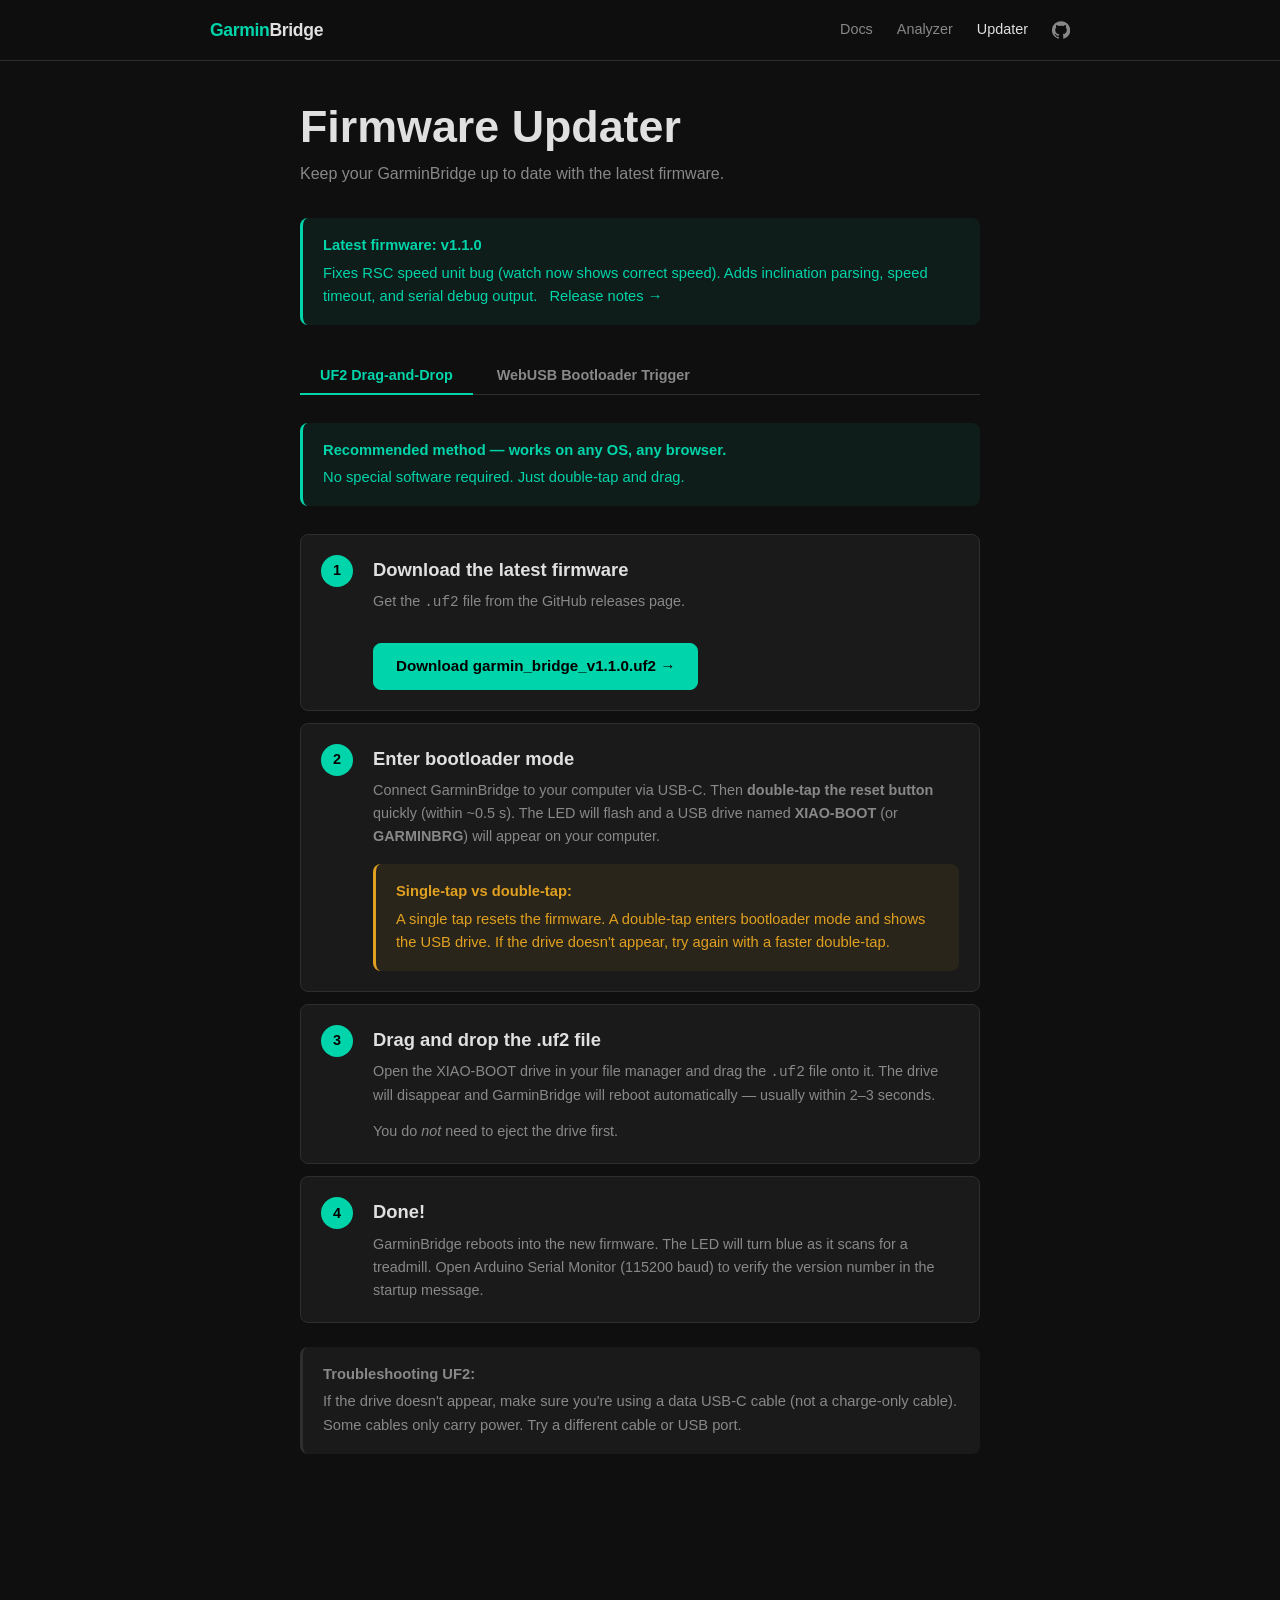
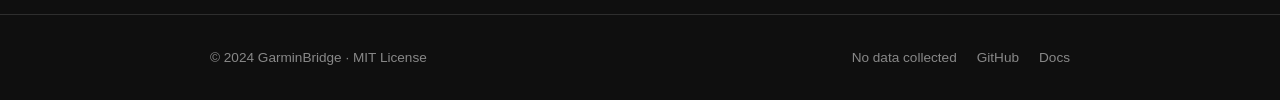
<file: web/updater.html>
<!DOCTYPE html>
<html lang="en">
<head>
  <meta charset="UTF-8">
  <meta name="viewport" content="width=device-width, initial-scale=1.0">
  <title>Firmware Updater — GarminBridge</title>
  <meta name="description" content="Update GarminBridge firmware via UF2 drag-and-drop or WebUSB bootloader trigger.">
  <link rel="stylesheet" href="style.css">
  <style>
    .step-card {
      display: flex;
      gap: 20px;
      align-items: flex-start;
      padding: 20px;
      background: var(--surface);
      border: 1px solid var(--border);
      border-radius: var(--radius);
      margin-bottom: 12px;
    }
    .step-num {
      flex-shrink: 0;
      width: 32px;
      height: 32px;
      border-radius: 50%;
      background: var(--accent);
      color: #000;
      font-weight: 700;
      font-size: 0.9rem;
      display: flex;
      align-items: center;
      justify-content: center;
    }
    .step-body h3 { margin-bottom: 6px; }
    .step-body p  { color: var(--muted); font-size: 0.9rem; }
    .file-drop {
      border: 2px dashed var(--border);
      border-radius: var(--radius);
      padding: 40px 24px;
      text-align: center;
      cursor: pointer;
      transition: border-color 0.15s, background 0.15s;
      background: var(--surface);
    }
    .file-drop:hover, .file-drop.drag-over {
      border-color: var(--accent);
      background: rgba(0,212,170,0.05);
    }
    .file-drop input { display: none; }
    .file-drop .icon { font-size: 2rem; margin-bottom: 8px; }
    .file-drop p { color: var(--muted); font-size: 0.9rem; margin: 0; }
    .file-selected { color: var(--accent); font-size: 0.85rem; margin-top: 8px; }
    #webusb-banner { margin-bottom: 24px; }
    #usb-progress-wrap { margin-top: 16px; display: none; }
  </style>
</head>
<body>

<!-- ===================== HEADER ===================== -->
<header class="site-header">
  <div class="container">
    <a href="index.html" class="site-logo">Garmin<span>Bridge</span></a>
    <nav class="site-nav">
      <a href="docs.html">Docs</a>
      <a href="analyzer.html">Analyzer</a>
      <a href="updater.html" class="active">Updater</a>
      <a href="https://github.com/boge12/Garmin_bridge" target="_blank" rel="noopener" class="nav-icon" title="GitHub">
        <svg viewBox="0 0 24 24" xmlns="http://www.w3.org/2000/svg"><path d="M12 .3a12 12 0 0 0-3.79 23.4c.6.1.82-.26.82-.57v-2.16c-3.34.73-4.04-1.41-4.04-1.41-.55-1.39-1.34-1.76-1.34-1.76-1.09-.74.08-.73.08-.73 1.2.08 1.84 1.24 1.84 1.24 1.07 1.83 2.81 1.3 3.5 1 .1-.78.42-1.3.76-1.6-2.67-.3-5.47-1.33-5.47-5.93 0-1.31.47-2.38 1.24-3.22-.13-.3-.54-1.52.11-3.18 0 0 1-.32 3.3 1.23a11.5 11.5 0 0 1 6 0c2.29-1.55 3.3-1.23 3.3-1.23.66 1.66.24 2.88.12 3.18.77.84 1.24 1.91 1.24 3.22 0 4.61-2.8 5.62-5.48 5.92.43.37.81 1.1.81 2.22v3.29c0 .32.21.68.82.57A12 12 0 0 0 12 .3z"/></svg>
      </a>
    </nav>
  </div>
</header>

<main>
<div class="container" style="padding-top: 40px; padding-bottom: 80px; max-width: 720px;">

  <h1 style="margin-bottom: 8px;">Firmware Updater</h1>
  <p class="text-muted" style="margin-bottom: 32px;">Keep your GarminBridge up to date with the latest firmware.</p>

  <!-- Current version callout -->
  <div class="callout callout-info" style="margin-bottom: 32px;">
    <strong>Latest firmware: v1.1.0</strong>
    Fixes RSC speed unit bug (watch now shows correct speed). Adds inclination parsing, speed timeout, and serial debug output.
    <a href="https://github.com/boge12/Garmin_bridge/releases" target="_blank" rel="noopener" style="color: var(--accent); margin-left: 8px;">Release notes →</a>
  </div>

  <!-- Tabs -->
  <div class="tabs">
    <button class="tab-btn active" onclick="switchTab('uf2', this)">UF2 Drag-and-Drop</button>
    <button class="tab-btn" onclick="switchTab('webusb', this)">WebUSB Bootloader Trigger</button>
  </div>

  <!-- ===== TAB 1: UF2 ===== -->
  <div class="tab-panel active" id="tab-uf2">

    <div class="callout callout-info" style="margin-bottom: 28px;">
      <strong>Recommended method — works on any OS, any browser.</strong>
      No special software required. Just double-tap and drag.
    </div>

    <div class="step-card">
      <div class="step-num">1</div>
      <div class="step-body">
        <h3>Download the latest firmware</h3>
        <p>Get the <code>.uf2</code> file from the GitHub releases page.</p>
        <a href="https://github.com/boge12/Garmin_bridge/releases/latest" target="_blank" rel="noopener" class="btn btn-primary mt-16" style="display:inline-flex;">
          Download garmin_bridge_v1.1.0.uf2 →
        </a>
      </div>
    </div>

    <div class="step-card">
      <div class="step-num">2</div>
      <div class="step-body">
        <h3>Enter bootloader mode</h3>
        <p>Connect GarminBridge to your computer via USB-C. Then <strong>double-tap the reset button</strong> quickly (within ~0.5 s). The LED will flash and a USB drive named <strong>XIAO-BOOT</strong> (or <strong>GARMINBRG</strong>) will appear on your computer.</p>
        <div class="callout callout-warn mt-16">
          <strong>Single-tap vs double-tap:</strong> A single tap resets the firmware. A double-tap enters bootloader mode and shows the USB drive. If the drive doesn't appear, try again with a faster double-tap.
        </div>
      </div>
    </div>

    <div class="step-card">
      <div class="step-num">3</div>
      <div class="step-body">
        <h3>Drag and drop the .uf2 file</h3>
        <p>Open the XIAO-BOOT drive in your file manager and drag the <code>.uf2</code> file onto it. The drive will disappear and GarminBridge will reboot automatically — usually within 2–3 seconds.</p>
        <p class="mt-8">You do <em>not</em> need to eject the drive first.</p>
      </div>
    </div>

    <div class="step-card">
      <div class="step-num">4</div>
      <div class="step-body">
        <h3>Done!</h3>
        <p>GarminBridge reboots into the new firmware. The LED will turn blue as it scans for a treadmill. Open Arduino Serial Monitor (115200 baud) to verify the version number in the startup message.</p>
      </div>
    </div>

    <div class="callout callout-gray mt-24">
      <strong>Troubleshooting UF2:</strong>
      If the drive doesn't appear, make sure you're using a data USB-C cable (not a charge-only cable). Some cables only carry power. Try a different cable or USB port.
    </div>

  </div><!-- /tab-uf2 -->

  <!-- ===== TAB 2: WebUSB ===== -->
  <div class="tab-panel" id="tab-webusb">

    <div class="browser-banner" id="webusb-banner">
      <span style="font-size:1.2rem;">⚠️</span>
      <div>
        <strong>Chrome only.</strong>
        WebUSB requires Chrome on desktop. Firefox, Safari, and Edge (non-Chromium) are not supported.
      </div>
    </div>

    <div class="callout callout-warn" style="margin-bottom: 28px;">
      <strong>What this tab does (and doesn't do)</strong>
      WebUSB cannot write directly to the UF2 mass storage drive (the OS claims that interface). This tab can <em>trigger bootloader mode</em> for you — saving the manual double-tap step. You'll still need to drag the <code>.uf2</code> file after.
    </div>

    <h3 style="margin-bottom: 16px;">Step 1 — Download firmware</h3>
    <a href="https://github.com/boge12/Garmin_bridge/releases/latest" target="_blank" rel="noopener" class="btn btn-secondary" style="margin-bottom: 28px; display: inline-flex;">
      Download garmin_bridge_v1.1.0.uf2 →
    </a>

    <h3 style="margin-bottom: 12px;">Step 2 — Select .uf2 file</h3>
    <div class="file-drop" id="file-drop" onclick="document.getElementById('file-input').click()"
         ondragover="handleDragOver(event)" ondragleave="handleDragLeave(event)" ondrop="handleDrop(event)">
      <input type="file" id="file-input" accept=".uf2" onchange="handleFileSelect(event)">
      <div class="icon">📂</div>
      <p>Click to select a .uf2 file, or drag it here</p>
      <div class="file-selected hidden" id="file-selected-name"></div>
    </div>

    <h3 style="margin-top: 28px; margin-bottom: 12px;">Step 3 — Trigger bootloader mode</h3>
    <p class="text-muted" style="margin-bottom: 16px;">Connect GarminBridge via USB-C, then click the button below. Chrome will ask you to select the device.</p>
    <button class="btn btn-primary" id="webusb-btn" onclick="triggerBootloader()">
      Connect &amp; Trigger Bootloader
    </button>

    <div id="usb-progress-wrap">
      <div class="progress-bar mt-16">
        <div class="progress-bar__fill" id="usb-progress" style="width: 0%"></div>
      </div>
      <div class="log-output mt-8" id="usb-log"></div>
    </div>

    <div class="step-card mt-24">
      <div class="step-num" style="background: var(--surface2); color: var(--muted);">4</div>
      <div class="step-body">
        <h3>Drag the .uf2 file to the USB drive</h3>
        <p>After step 3 succeeds, a drive named <strong>XIAO-BOOT</strong> will appear. Drag your downloaded <code>.uf2</code> file onto it to complete the update.</p>
      </div>
    </div>

    <div class="callout callout-gray mt-16">
      <strong>Advanced: Full browser-based DFU</strong>
      Implementing the full Nordic DFU protocol in JavaScript (which would eliminate the drag-and-drop step entirely) is planned for a future release. For now, the bootloader trigger + drag-and-drop approach is the most reliable method.
    </div>

  </div><!-- /tab-webusb -->

</div>
</main>

<!-- ===================== FOOTER ===================== -->
<footer class="site-footer">
  <div class="container">
    <div>© 2024 GarminBridge · <a href="https://github.com/boge12/Garmin_bridge/blob/main/LICENSE" target="_blank" rel="noopener">MIT License</a></div>
    <div style="display:flex; gap:20px; align-items:center;">
      <span>No data collected</span>
      <a href="https://github.com/boge12/Garmin_bridge" target="_blank" rel="noopener">GitHub</a>
      <a href="docs.html">Docs</a>
    </div>
  </div>
</footer>

<script>
// ================================================================
// Tabs
// ================================================================
function switchTab(id, btn) {
  document.querySelectorAll('.tab-panel').forEach(p => p.classList.remove('active'));
  document.querySelectorAll('.tab-btn').forEach(b => b.classList.remove('active'));
  document.getElementById('tab-' + id).classList.add('active');
  btn.classList.add('active');
}

// ================================================================
// File drop
// ================================================================
let selectedFile = null;

function handleFileSelect(event) {
  const file = event.target.files[0];
  if (file) setFile(file);
}
function handleDragOver(event) {
  event.preventDefault();
  document.getElementById('file-drop').classList.add('drag-over');
}
function handleDragLeave() {
  document.getElementById('file-drop').classList.remove('drag-over');
}
function handleDrop(event) {
  event.preventDefault();
  document.getElementById('file-drop').classList.remove('drag-over');
  const file = event.dataTransfer.files[0];
  if (file && file.name.endsWith('.uf2')) setFile(file);
}
function setFile(file) {
  selectedFile = file;
  const el = document.getElementById('file-selected-name');
  el.textContent = '✓ ' + file.name + ' (' + (file.size / 1024).toFixed(1) + ' KB)';
  el.classList.remove('hidden');
}

// ================================================================
// WebUSB support check
// ================================================================
(function checkWebUSB() {
  if (typeof navigator.usb === 'undefined') {
    document.getElementById('webusb-banner').classList.add('visible');
    document.getElementById('webusb-btn').disabled = true;
  }
})();

// ================================================================
// WebUSB — trigger bootloader mode via CDC serial
// ================================================================
let usbDevice = null;

function logUSB(msg, cls) {
  const log = document.getElementById('usb-log');
  const line = document.createElement('span');
  if (cls) line.className = 'log-' + cls;
  line.textContent = msg + '\n';
  log.appendChild(line);
  log.scrollTop = log.scrollHeight;
}

function setProgress(pct) {
  document.getElementById('usb-progress').style.width = pct + '%';
}

async function triggerBootloader() {
  document.getElementById('usb-progress-wrap').style.display = 'block';
  document.getElementById('usb-log').textContent = '';
  setProgress(10);

  try {
    logUSB('Requesting USB device...');

    // Adafruit VID 0x239A — nRF52 bootloader / CDC ACM
    usbDevice = await navigator.usb.requestDevice({
      filters: [{ vendorId: 0x239A }]
    });

    logUSB('Device selected: ' + (usbDevice.productName || 'Unknown'));
    setProgress(25);

    await usbDevice.open();
    logUSB('USB device opened.');
    setProgress(40);

    // Select the first configuration
    if (usbDevice.configuration === null) {
      await usbDevice.selectConfiguration(1);
    }
    setProgress(55);

    // Find CDC ACM interface (class 0x0A = CDC Data)
    let ifaceNum = null;
    let epOut    = null;
    for (const iface of usbDevice.configuration.interfaces) {
      for (const alt of iface.alternates) {
        if (alt.interfaceClass === 0x0A || alt.interfaceClass === 0x02) {
          ifaceNum = iface.interfaceNumber;
          for (const ep of alt.endpoints) {
            if (ep.direction === 'out') epOut = ep.endpointNumber;
          }
          break;
        }
      }
      if (ifaceNum !== null) break;
    }

    if (ifaceNum === null) {
      // Fall back to interface 1 (common for Adafruit nRF52 CDC)
      ifaceNum = 1;
      logUSB('CDC interface not found by class; trying interface 1.', 'warn');
    }

    await usbDevice.claimInterface(ifaceNum);
    logUSB('Claimed interface ' + ifaceNum + '.');
    setProgress(70);

    // Send the "enter UF2 bootloader" magic bytes used by Adafruit nRF52 bootloader:
    // Write GPREGRET = 0x57 (DFU_MAGIC_UF2_RESET) and soft-reset via CDC serial.
    // The Adafruit BSP checks for this byte in the bootloader on reset.
    // We write a NVM entry via a known serial command supported by the BSP.
    const encoder = new TextEncoder();
    // Adafruit's serial bootloader command: send 0x57 as a raw byte
    const triggerBytes = new Uint8Array([0x57]);

    if (epOut !== null) {
      await usbDevice.transferOut(epOut, triggerBytes);
      logUSB('Sent bootloader trigger byte (0x57).', 'ok');
    } else {
      // Try control transfer as fallback
      logUSB('No OUT endpoint found; trying control transfer.', 'warn');
      await usbDevice.controlTransferOut({
        requestType: 'class',
        recipient: 'interface',
        request: 0x09,    // SET_REPORT
        value: 0x0300,
        index: ifaceNum
      }, triggerBytes);
    }
    setProgress(85);

    // Small delay for device to process, then close
    await new Promise(r => setTimeout(r, 300));
    await usbDevice.close();
    setProgress(100);

    logUSB('Bootloader triggered! Watch for the XIAO-BOOT drive to appear.', 'ok');
    logUSB('Drag your .uf2 file onto the drive to complete the update.', 'ok');

  } catch (err) {
    logUSB('Error: ' + err.message, 'err');
    if (usbDevice) {
      try { await usbDevice.close(); } catch (_) {}
    }
    if (err.name !== 'NotFoundError') {
      logUSB('Tip: If this failed, use the manual double-tap method on the UF2 tab instead.', 'warn');
    }
  }
}
</script>

</body>
</html>
</file>
<file: web/style.css>
/* ==========================================================
   GarminBridge — Shared Design System
   ========================================================== */

/* --- Custom Properties --- */
:root {
  --bg:        #0f0f0f;
  --surface:   #1a1a1a;
  --surface2:  #242424;
  --border:    #2e2e2e;
  --accent:    #00d4aa;
  --accent-dim:#007a62;
  --danger:    #e05252;
  --warn:      #e0a020;
  --text:      #e0e0e0;
  --muted:     #888;
  --radius:    8px;
  --font: -apple-system, BlinkMacSystemFont, 'Segoe UI', Roboto, sans-serif;
  --mono: 'SFMono-Regular', Consolas, 'Liberation Mono', monospace;
}

/* --- Reset --- */
*, *::before, *::after { box-sizing: border-box; margin: 0; padding: 0; }
html { scroll-behavior: smooth; }
body {
  background: var(--bg);
  color: var(--text);
  font-family: var(--font);
  font-size: 16px;
  line-height: 1.6;
}
img, svg { display: block; max-width: 100%; }
a { color: var(--accent); text-decoration: none; }
a:hover { text-decoration: underline; }
code, pre { font-family: var(--mono); }

/* --- Layout --- */
.container {
  max-width: 900px;
  margin: 0 auto;
  padding: 0 20px;
}
.container--wide { max-width: 1100px; }

/* --- Typography --- */
h1 { font-size: clamp(1.8rem, 5vw, 2.8rem); line-height: 1.15; }
h2 { font-size: clamp(1.3rem, 3vw, 1.9rem); line-height: 1.25; }
h3 { font-size: 1.15rem; }
p  { margin-bottom: 0.9em; }
p:last-child { margin-bottom: 0; }

/* --- Header / Nav --- */
.site-header {
  position: sticky;
  top: 0;
  z-index: 100;
  background: rgba(15,15,15,0.92);
  backdrop-filter: blur(8px);
  border-bottom: 1px solid var(--border);
}
.site-header .container {
  display: flex;
  align-items: center;
  justify-content: space-between;
  height: 60px;
}
.site-logo {
  font-weight: 700;
  font-size: 1.1rem;
  color: var(--accent);
  letter-spacing: -0.02em;
}
.site-logo span { color: var(--text); }
.site-nav {
  display: flex;
  gap: 24px;
  align-items: center;
}
.site-nav a {
  color: var(--muted);
  font-size: 0.9rem;
  transition: color 0.15s;
}
.site-nav a:hover,
.site-nav a.active { color: var(--text); text-decoration: none; }
.site-nav .nav-icon svg { width: 18px; height: 18px; fill: var(--muted); vertical-align: middle; }
.site-nav .nav-icon:hover svg { fill: var(--text); }

/* --- Footer --- */
.site-footer {
  border-top: 1px solid var(--border);
  padding: 32px 0;
  margin-top: 80px;
  color: var(--muted);
  font-size: 0.85rem;
}
.site-footer .container {
  display: flex;
  justify-content: space-between;
  align-items: center;
  flex-wrap: wrap;
  gap: 12px;
}
.site-footer a { color: var(--muted); }
.site-footer a:hover { color: var(--text); }

/* --- Buttons --- */
.btn {
  display: inline-flex;
  align-items: center;
  gap: 8px;
  padding: 10px 22px;
  border-radius: var(--radius);
  border: 1px solid transparent;
  font-size: 0.95rem;
  font-weight: 600;
  cursor: pointer;
  transition: background 0.15s, border-color 0.15s, opacity 0.15s;
  text-decoration: none;
}
.btn:hover { text-decoration: none; }
.btn:disabled { opacity: 0.45; cursor: not-allowed; }
.btn-primary {
  background: var(--accent);
  color: #000;
  border-color: var(--accent);
}
.btn-primary:hover { background: #00bfa0; border-color: #00bfa0; }
.btn-secondary {
  background: transparent;
  color: var(--text);
  border-color: var(--border);
}
.btn-secondary:hover { border-color: var(--muted); }
.btn-danger {
  background: var(--danger);
  color: #fff;
  border-color: var(--danger);
}
.btn-danger:hover { background: #c04444; }
.btn-sm { padding: 6px 14px; font-size: 0.85rem; }
.btn-lg { padding: 14px 32px; font-size: 1.05rem; }

/* --- Cards --- */
.card {
  background: var(--surface);
  border: 1px solid var(--border);
  border-radius: var(--radius);
  padding: 24px;
}
.card + .card { margin-top: 16px; }

/* --- Badges --- */
.badge {
  display: inline-flex;
  align-items: center;
  gap: 6px;
  padding: 3px 10px;
  border-radius: 999px;
  font-size: 0.8rem;
  font-weight: 600;
  border: 1px solid transparent;
}
.badge-green  { background: rgba(0,212,170,0.12); color: var(--accent); border-color: var(--accent-dim); }
.badge-yellow { background: rgba(224,160,32,0.12); color: var(--warn); border-color: #7a5c00; }
.badge-red    { background: rgba(224,82,82,0.12); color: var(--danger); border-color: #7a2222; }
.badge-gray   { background: rgba(255,255,255,0.06); color: var(--muted); border-color: var(--border); }
.badge-blue   { background: rgba(80,140,255,0.12); color: #7eb3ff; border-color: #2a4a88; }

/* --- LED State Dots --- */
.status-dot {
  display: inline-block;
  width: 10px;
  height: 10px;
  border-radius: 50%;
  flex-shrink: 0;
}
.led-blue   { background: #4080ff; box-shadow: 0 0 6px #4080ff88; }
.led-yellow { background: #e0c020; box-shadow: 0 0 6px #e0c02088; }
.led-red    { background: #e05252; box-shadow: 0 0 6px #e0525288; }
.led-green  { background: var(--accent); box-shadow: 0 0 6px #00d4aa88; }

/* --- Section spacing --- */
.section { padding: 64px 0; }
.section + .section { border-top: 1px solid var(--border); }
.section__label {
  font-size: 0.78rem;
  font-weight: 700;
  letter-spacing: 0.12em;
  text-transform: uppercase;
  color: var(--accent);
  margin-bottom: 12px;
}
.section__title { margin-bottom: 16px; }
.section__sub   { color: var(--muted); font-size: 1.05rem; max-width: 600px; }

/* --- Grid helpers --- */
.grid-2 { display: grid; grid-template-columns: 1fr 1fr; gap: 20px; }
.grid-3 { display: grid; grid-template-columns: 1fr 1fr 1fr; gap: 20px; }
.grid-4 { display: grid; grid-template-columns: 1fr 1fr 1fr 1fr; gap: 16px; }
@media (max-width: 768px) {
  .grid-2, .grid-3, .grid-4 { grid-template-columns: 1fr; }
}
@media (max-width: 768px) {
  .grid-2.grid-2--keep { grid-template-columns: 1fr 1fr; }
}

/* --- Table --- */
table { width: 100%; border-collapse: collapse; font-size: 0.9rem; }
th, td { text-align: left; padding: 10px 14px; border-bottom: 1px solid var(--border); }
th { color: var(--muted); font-weight: 600; font-size: 0.8rem; text-transform: uppercase; letter-spacing: 0.06em; }
tr:last-child td { border-bottom: none; }
.table-wrap { background: var(--surface); border: 1px solid var(--border); border-radius: var(--radius); overflow: hidden; }

/* --- FAQ / Accordion --- */
details { border-bottom: 1px solid var(--border); }
details:first-of-type { border-top: 1px solid var(--border); }
summary {
  padding: 16px 0;
  font-weight: 600;
  cursor: pointer;
  list-style: none;
  display: flex;
  justify-content: space-between;
  align-items: center;
  gap: 12px;
  user-select: none;
}
summary::-webkit-details-marker { display: none; }
summary::after {
  content: '+';
  font-size: 1.2rem;
  color: var(--muted);
  flex-shrink: 0;
  transition: transform 0.2s;
}
details[open] summary::after { content: '−'; }
details .details-body { padding-bottom: 16px; color: var(--muted); }

/* --- Callout boxes --- */
.callout {
  border-radius: var(--radius);
  padding: 16px 20px;
  border-left: 3px solid;
  font-size: 0.92rem;
}
.callout-warn   { background: rgba(224,160,32,0.08); border-color: var(--warn); color: var(--warn); }
.callout-info   { background: rgba(0,212,170,0.07);  border-color: var(--accent); color: var(--accent); }
.callout-danger { background: rgba(224,82,82,0.08);  border-color: var(--danger); color: var(--danger); }
.callout-gray   { background: var(--surface); border-color: var(--border); color: var(--muted); }
.callout strong { display: block; margin-bottom: 4px; }

/* --- Progress bar --- */
.progress-bar {
  height: 6px;
  background: var(--surface2);
  border-radius: 999px;
  overflow: hidden;
}
.progress-bar__fill {
  height: 100%;
  background: var(--accent);
  border-radius: 999px;
  transition: width 0.3s;
}

/* --- Tabs --- */
.tabs { display: flex; gap: 4px; border-bottom: 1px solid var(--border); margin-bottom: 28px; }
.tab-btn {
  padding: 10px 20px;
  background: transparent;
  border: none;
  border-bottom: 2px solid transparent;
  color: var(--muted);
  font-size: 0.9rem;
  font-weight: 600;
  cursor: pointer;
  transition: color 0.15s, border-color 0.15s;
  margin-bottom: -1px;
}
.tab-btn:hover { color: var(--text); }
.tab-btn.active { color: var(--accent); border-bottom-color: var(--accent); }
.tab-panel { display: none; }
.tab-panel.active { display: block; }

/* --- Metric tile --- */
.metric-tile {
  background: var(--surface);
  border: 1px solid var(--border);
  border-radius: var(--radius);
  padding: 20px 24px;
  display: flex;
  flex-direction: column;
  gap: 4px;
}
.metric-tile__label {
  font-size: 0.78rem;
  color: var(--muted);
  text-transform: uppercase;
  letter-spacing: 0.08em;
  font-weight: 600;
}
.metric-tile__value {
  font-size: 2.4rem;
  font-weight: 700;
  color: var(--text);
  line-height: 1;
  font-variant-numeric: tabular-nums;
}
.metric-tile__unit {
  font-size: 0.85rem;
  color: var(--muted);
}
.metric-tile__note {
  font-size: 0.8rem;
  color: var(--muted);
  margin-top: 4px;
}

/* --- Browser warning banner --- */
.browser-banner {
  background: rgba(224,160,32,0.12);
  border: 1px solid var(--warn);
  border-radius: var(--radius);
  padding: 14px 20px;
  color: var(--warn);
  font-size: 0.9rem;
  margin-bottom: 24px;
  display: none;
}
.browser-banner.visible { display: flex; align-items: flex-start; gap: 12px; }

/* --- Log output --- */
.log-output {
  background: #0a0a0a;
  border: 1px solid var(--border);
  border-radius: var(--radius);
  padding: 16px;
  font-family: var(--mono);
  font-size: 0.82rem;
  color: #aaa;
  height: 180px;
  overflow-y: auto;
  white-space: pre-wrap;
  word-break: break-all;
}
.log-output .log-ok   { color: var(--accent); }
.log-output .log-err  { color: var(--danger); }
.log-output .log-warn { color: var(--warn); }

/* --- Code block --- */
pre {
  background: #0a0a0a;
  border: 1px solid var(--border);
  border-radius: var(--radius);
  padding: 16px;
  overflow-x: auto;
  font-size: 0.83rem;
  line-height: 1.5;
  color: #c5c8c6;
}

/* --- Hero diagram --- */
.bridge-diagram {
  display: flex;
  align-items: center;
  justify-content: center;
  gap: 8px;
  flex-wrap: wrap;
  margin: 32px 0;
}
.bridge-diagram__node {
  display: flex;
  flex-direction: column;
  align-items: center;
  gap: 8px;
  text-align: center;
}
.bridge-diagram__icon {
  width: 64px;
  height: 64px;
  background: var(--surface);
  border: 1px solid var(--border);
  border-radius: 12px;
  display: flex;
  align-items: center;
  justify-content: center;
  font-size: 1.8rem;
}
.bridge-diagram__arrow {
  font-size: 1.4rem;
  color: var(--accent);
  align-self: center;
  padding: 0 4px;
}
.bridge-diagram__label { font-size: 0.78rem; color: var(--muted); font-weight: 600; }
.bridge-diagram__proto { font-size: 0.7rem; color: var(--accent); }

/* --- Step list --- */
.step-list { list-style: none; counter-reset: step; display: flex; flex-direction: column; gap: 16px; }
.step-list li {
  counter-increment: step;
  display: flex;
  gap: 16px;
  align-items: flex-start;
}
.step-list li::before {
  content: counter(step);
  flex-shrink: 0;
  width: 28px;
  height: 28px;
  border-radius: 50%;
  background: var(--accent);
  color: #000;
  font-size: 0.85rem;
  font-weight: 700;
  display: flex;
  align-items: center;
  justify-content: center;
}

/* --- Docs sidebar layout --- */
.docs-layout {
  display: grid;
  grid-template-columns: 220px 1fr;
  gap: 48px;
  align-items: start;
  padding: 48px 0;
}
@media (max-width: 768px) {
  .docs-layout { grid-template-columns: 1fr; }
}
.docs-sidebar {
  position: sticky;
  top: 76px;
}
.docs-sidebar nav { display: flex; flex-direction: column; gap: 2px; }
.docs-sidebar a {
  color: var(--muted);
  font-size: 0.88rem;
  padding: 6px 10px;
  border-radius: 6px;
  transition: background 0.12s, color 0.12s;
  display: block;
}
.docs-sidebar a:hover { background: var(--surface); color: var(--text); text-decoration: none; }
.docs-sidebar a.active { background: rgba(0,212,170,0.1); color: var(--accent); }
.docs-sidebar .nav-group-label {
  font-size: 0.73rem;
  font-weight: 700;
  letter-spacing: 0.1em;
  text-transform: uppercase;
  color: var(--muted);
  padding: 14px 10px 4px;
}
.docs-content section { padding: 40px 0; border-bottom: 1px solid var(--border); }
.docs-content section:last-child { border-bottom: none; }
.docs-content h2 { margin-bottom: 20px; }
.docs-content h3 { margin: 20px 0 10px; color: var(--text); }
.docs-content ul, .docs-content ol { padding-left: 1.4em; margin-bottom: 0.9em; }
.docs-content li { margin-bottom: 4px; }

/* --- Utility --- */
.text-muted   { color: var(--muted); }
.text-accent  { color: var(--accent); }
.text-center  { text-align: center; }
.mt-8  { margin-top: 8px; }
.mt-16 { margin-top: 16px; }
.mt-24 { margin-top: 24px; }
.mt-32 { margin-top: 32px; }
.mt-48 { margin-top: 48px; }
.mb-8  { margin-bottom: 8px; }
.mb-16 { margin-bottom: 16px; }
.mb-24 { margin-bottom: 24px; }
.mb-32 { margin-bottom: 32px; }
.hidden { display: none !important; }
.flex { display: flex; }
.flex-col { flex-direction: column; }
.items-center { align-items: center; }
.gap-8  { gap: 8px; }
.gap-12 { gap: 12px; }
.gap-16 { gap: 16px; }

/* --- Responsive tweaks --- */
@media (max-width: 768px) {
  .section { padding: 40px 0; }
  .site-nav a:not(.nav-icon):not(.nav-cta) { display: none; }
  h1 { font-size: 1.8rem; }
}
</file>
